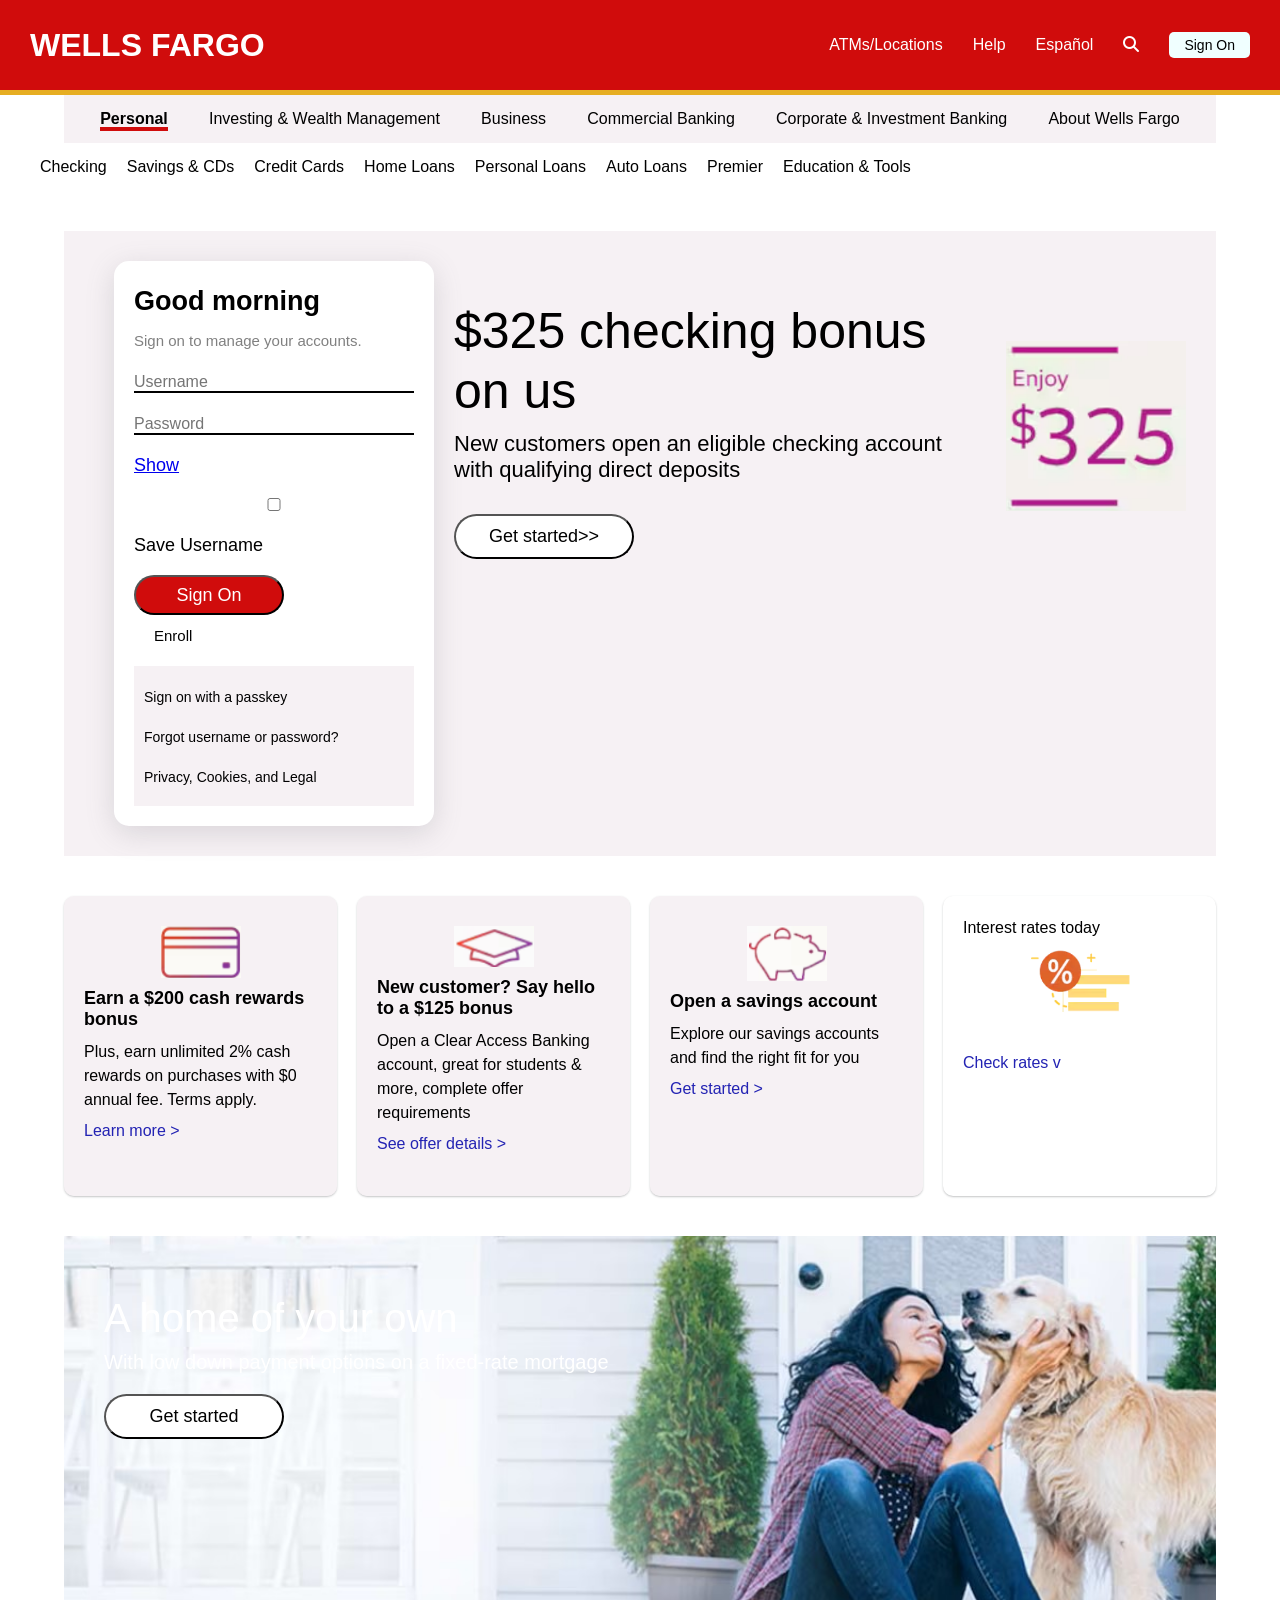
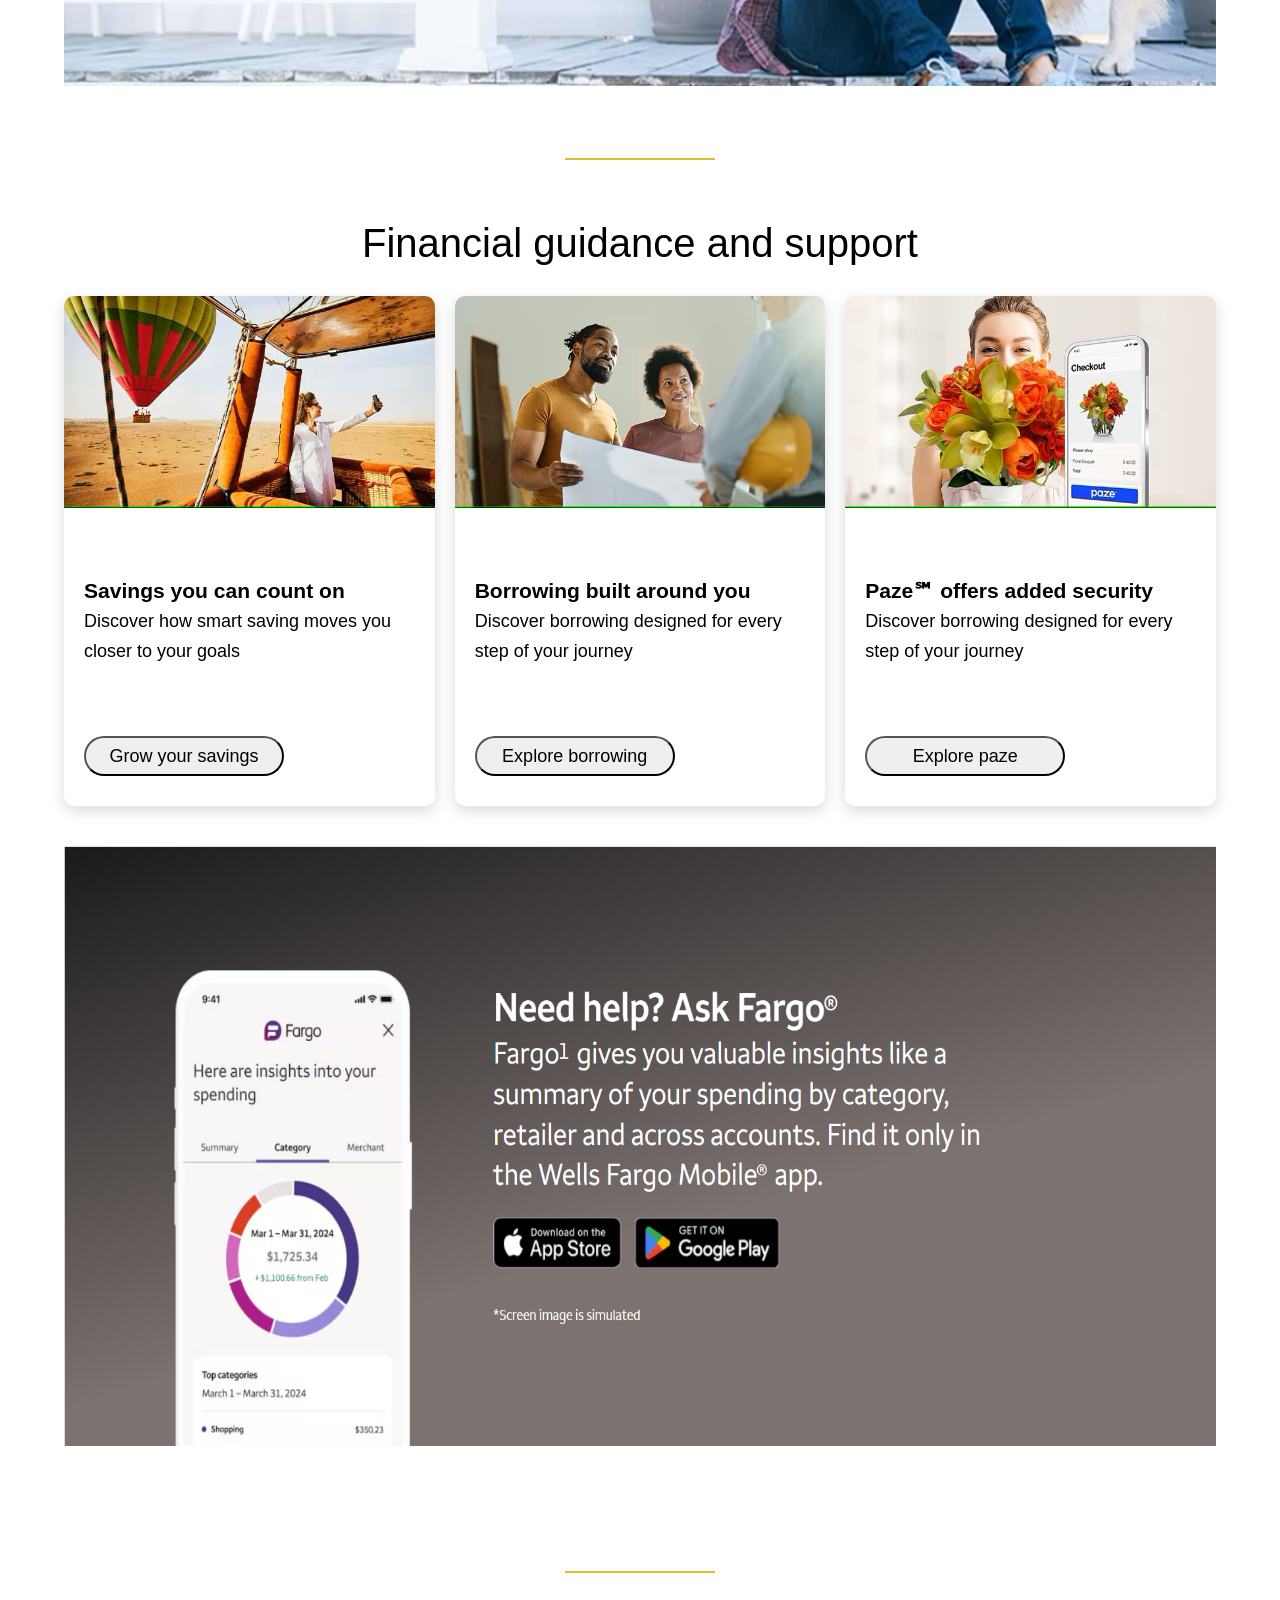
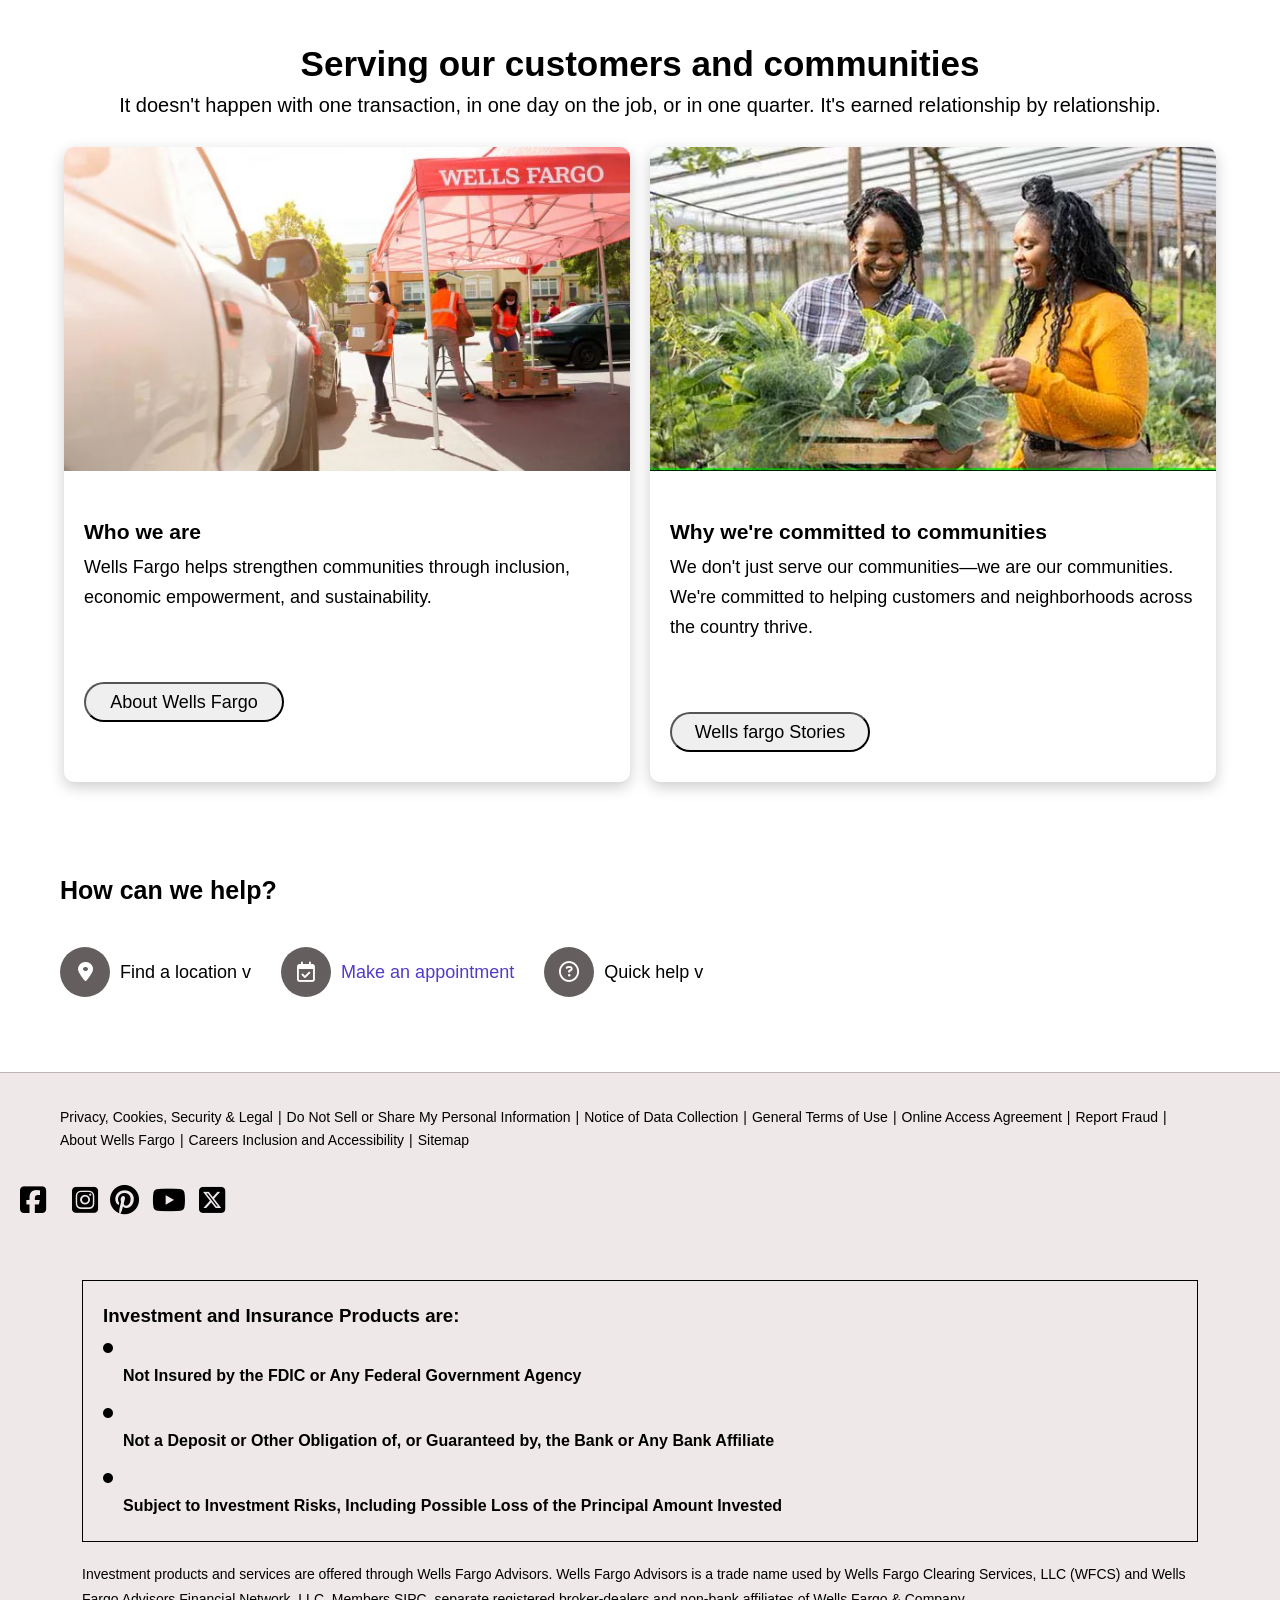
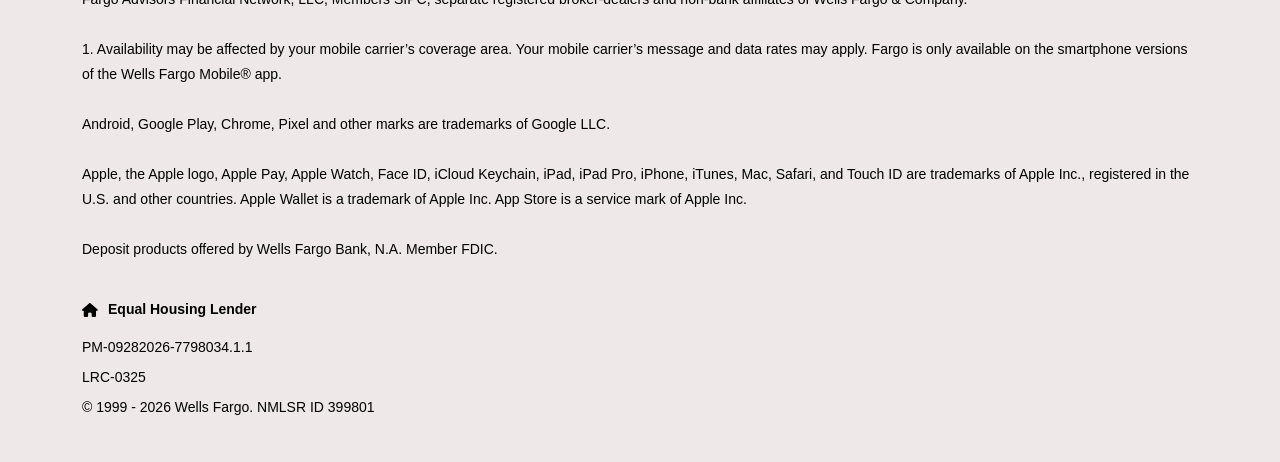
<file: index.html>
<!DOCTYPE html>
<html lang="en">
<head>
    <meta charset="UTF-8">
    <meta name="viewport" content="width=device-width, initial-scale=1.0">
    <title>Wels_Fargo</title>
    <link rel="stylesheet" href="front.css">
    <link rel="stylesheet" href="https://cdnjs.cloudflare.com/ajax/libs/font-awesome/6.7.2/css/all.min.css">
</head>
<body>
    <div class="container">
            <header>
            <nav>
                <div class="header">
                    <div class="heading">
                    <h1>WELLS FARGO</h1>
                    </div>
                    <div class="list">
                        <ul>
                            <li><a href="#">ATMs/Locations</a></li>
                            <li><a href="#">Help</a></li>
                            <li><a href="#">Español</a></li>
                            <li><i class="fa-solid fa-magnifying-glass"></i></li>
                            <li><a class="background" href="#">Sign On</a></li>
                        </ul>
                    </div>
                </div>
            </nav>
        </header>
        <main>
            <div class="nav">
                <ul>
                    <li><a class="personal" href="#">Personal</a></li>
                    <li><a href="page2.html">Investing & Wealth Management</a></li>
                    <li><a href="page3.html">Business</a></li>
                    <li><a href="page4.html">Commercial Banking</a></li>
                    <li><a href="#">Corporate & Investment Banking</a></li>
                    <li><a href="#">About Wells Fargo</a></li>
                </ul>
            </div>
        <div class="Personal">
            <div class="line1">
                <ul>
                    <li><a href="#">Checking</a></li>
                    <li><a href="#">Savings & CDs</a></li>
                    <li><a href="#">Credit Cards</a></li>
                    <li><a href="#">Home Loans</a></li>
                    <li><a href="#">Personal Loans</a></li>
                    <li><a href="#">Auto Loans</a></li>
                    <li><a href="#">Premier</a></li>
                    <li><a href="#">Education & Tools</a></li>
                </ul>
            </div>
            <div class="box1">
                <br>
                <div class="form_box">
                    <form action="#">
                        <h2>Good morning</h2>
                        <p>Sign on to manage your accounts.</p>
                        <input type="text" name="Username" id="Username" placeholder="Username"> <br>
                        <input type="text" name="Password" id="Password" placeholder="Password">
                        <a href="#">Show</a> <br>
                        <input type="checkbox" name="save_username" id="save_username"><span>Save Username</span> 
                    </form>
                    <button>Sign On</button>
                    <div class="enroll"><a href="#">Enroll</a></div>
                    <div class="box1_footer">
                    <div class="note"><a href="#">Sign on with a passkey <br> Forgot username or password? <br> Privacy, Cookies, and Legal</a></div>
                    </div>
                </div>
                <div class="content1">
                    <h2>$325 checking bonus on us</h2>
                    <h3>New customers open an eligible checking account with qualifying direct deposits</h3>
                    <br><button>Get started>></button>
                </div>
                <div class="image">
                    <img src="images/img-hero.png" alt="img">
                </div>
            </div>
            <div class="row_grid">
                    <div class="box-1">
                        <img src="images/imgcrd.png" alt="img_card">
                        <h6>Earn a $200 cash rewards bonus</h6>
                        <p>Plus, earn unlimited 2% cash rewards on purchases with $0 annual fee. Terms apply.</p>
                        <a href="#">Learn more ></a>
                    </div>
                    <div class="box-2">
                        <img src="images/imgbonus.png" alt="img_bonus">
                        <h6>New customer? Say hello to a $125 bonus</h6>
                        <p>Open a Clear Access Banking account, great for students & more, complete offer requirements</p>
                        <a href="#">See offer details ></a>
                    </div>
                    <div class="box-3">
                        <img src="images/imgpiggy.png" alt="img_piggy">
                        <h6>Open a savings account</h6>
                        <p>Explore our savings accounts and find the right fit for you</p>
                        <a href="#">Get started ></a>
                    </div>
                    <div class="box-4">
                        <p>Interest rates today</p>
                        <img src="images/img-intrates.png" alt="imh_intrates"> <br> <br>
                        <a href="#">Check rates v</a>
                    </div>
            </div>
            <div class="box2">
                <h2>A home of your own</h2>
                <p>With low down payment options on a fixed-rate mortgage</p>
                <button>Get started</button>
            </div><br> <br>
            <div class="border"></div><br>
            <div class="heading1">
                <p>Financial guidance and support</p>
            </div>
            <div class="grid_col2">
                <div class="card1">
                    <h3>Savings you can count on</h3>
                    <p>Discover how smart saving moves you closer to your goals</p> <br> <br>
                    <button>Grow your savings</button>
                </div>
                <div class="card2">
                    <h3>Borrowing built around you</h3>
                    <p>Discover borrowing designed for every step of your journey</p> <br> <br>
                    <button>Explore borrowing</button>
                </div>
                <div class="card3">
                    <h3>Paze℠ offers added security</h3>
                    <p>Discover borrowing designed for every step of your journey</p> <br> <br>
                    <button>Explore paze</button>
                </div>
            </div>
            <div class="app"></div> <br> <br> <br> <br> <br>
            <div class="border1"></div><br>
            <div class="heading2">
                <h3>Serving our customers and communities</h3>
                <p>It doesn't happen with one transaction, in one day on the job, or in one quarter. It's earned relationship by relationship.</p>
            </div>
            <div class="grid_col3">
                <div class="card4">
                    <h3>Who we are</h3>
                    <p>Wells Fargo helps strengthen communities through inclusion, economic empowerment, and sustainability.</p> <br> <br>
                    <button>About Wells Fargo</button>
                </div>
                <div class="card5">
                    <h3>Why we're committed to communities</h3>
                    <p>We don't just serve our communities—we are our communities. We're committed to helping customers and neighborhoods across the country thrive.</p> <br> <br>
                    <button>Wells fargo Stories</button>
                </div>
            </div> <br> <br> <br> <br>
                <div class="line">
                    <h3>How can we help?</h3> <br><br>
                    <div class="lined">
                    <div class="find">
                        <div class="circle"><i class="fa-solid fa-location-dot"></i></div>
                        <div class="location"><a href="#">Find a location v</a></div> 
                    </div>
                    <div class="appointment">
                        <div class="circle"><i class="fa-regular fa-calendar-check"></i></div>
                        <div class="appoint"><a href="#">Make an appointment</a></div>
                    </div>
                    <div class="quick">
                        <div class="circle"><i class="fa-regular fa-circle-question"></i></div>
                        <div class="help"><a href="#">Quick help v</a></div>
                    </div>
                    </div>
                </div>  <br> <br> <br> <br> <br> 
        </main>
        <footer>
            <div class="footer">
                <div class="line1">
                    <ul>
                        <li><a href="#">Privacy, Cookies, Security & Legal</a><span>|</span></li> 
                        <li><a href="#">Do Not Sell or Share My Personal Information</a><span>|</span></li> 
                        <li><a href="#">Notice of Data Collection</a><span>|</span></li> 
                        <li><a href="#">General Terms of Use</a><span>|</span></li> 
                        <li><a href="#">Online Access Agreement</a><span>|</span></li> 
                        <li><a href="#">Report Fraud</a><span>|</span></li> 
                        <li><a href="#">About Wells Fargo</a><span>|</span></li> 
                        <li><a href="#">Careers Inclusion and Accessibility</a><span>|</span></li> 
                        <li><a href="#">Sitemap</a></li>
                    </ul>
                </div>
                <div class="icons">
                    <a href="#"><i class="fa-brands fa-square-facebook"></i></a>
                    <a href="#"><i class="fa-brands fa-square-linkedin"></i></a>
                    <a href="#"><i class="fa-brands fa-square-instagram"></i></a>
                    <a href="#"><i class="fa-brands fa-pinterest"></i></a>
                    <a href="#"><i class="fa-brands fa-youtube"></i></a>
                    <a href="#"><i class="fa-brands fa-square-x-twitter"></i></a>
                </div> <br> <br>
                <div class="below">
                    <h3>Investment and Insurance Products are:
                    <ul>
                        <li><i class="fa-solid fa-circle"></i><p>Not Insured by the FDIC or Any Federal Government Agency</p></li>
                        <li><i class="fa-solid fa-circle"></i><p>Not a Deposit or Other Obligation of, or Guaranteed by, the Bank or Any Bank Affiliate</p></li>
                        <li><i class="fa-solid fa-circle"></i><p>Subject to Investment Risks, Including Possible Loss of the Principal Amount Invested</p></li>
                    </ul></h3>
                </div>
                <div class="paragraph">
                    <p>Investment products and services are offered through Wells Fargo Advisors. Wells Fargo Advisors is a trade name used by Wells Fargo Clearing Services, LLC (WFCS) and Wells Fargo Advisors Financial Network, LLC, Members SIPC, separate registered broker-dealers and non-bank affiliates of Wells Fargo & Company.</p> <br>
                    <p>1. Availability may be affected by your mobile carrier’s coverage area. Your mobile carrier’s message and data rates may apply. Fargo is only available on the smartphone versions of the Wells Fargo Mobile® app.</p> <br>
                    <p>Android, Google Play, Chrome, Pixel and other marks are trademarks of Google LLC.</p><br>
                    <p>Apple, the Apple logo, Apple Pay, Apple Watch, Face ID, iCloud Keychain, iPad, iPad Pro, iPhone, iTunes, Mac, Safari, and Touch ID are trademarks of Apple Inc., registered in the U.S. and other countries. Apple Wallet is a trademark of Apple Inc. App Store is a service mark of Apple Inc.</p> <br>
                    <p>Deposit products offered by Wells Fargo Bank, N.A. Member FDIC.</p> <br>
                    <div class="bold">
                        <i class="fa-solid fa-house"></i> 
                        <p><strong>Equal Housing Lender</strong></p>
                    </div>
                    <div class="paragraph2">
                    <p>PM-09282026-7798034.1.1</p>
                    <p>LRC-0325</p>
                    <p>© 1999 - 2026 Wells Fargo. NMLSR ID 399801</p>
                    </div>
                </div>
            </div>
        </div>
        </footer>
    </div>
</body>
</html>
</file>
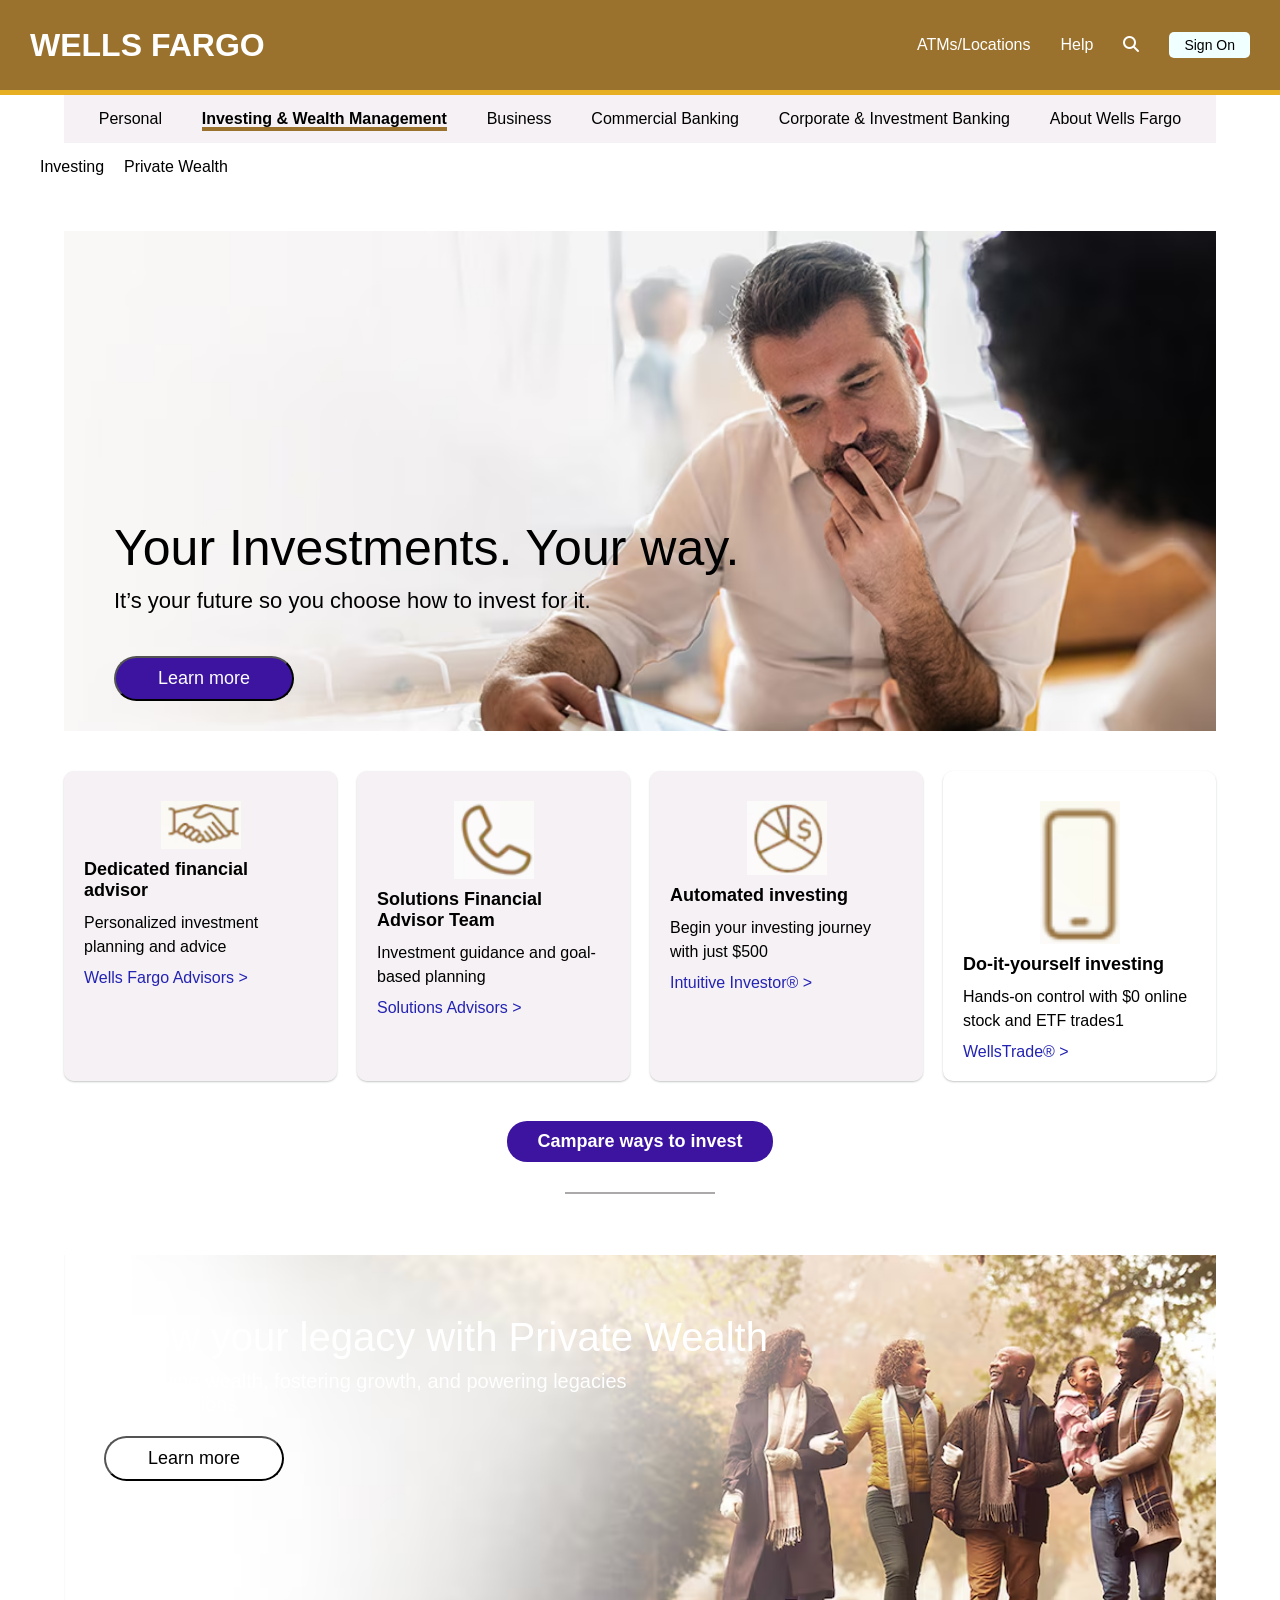
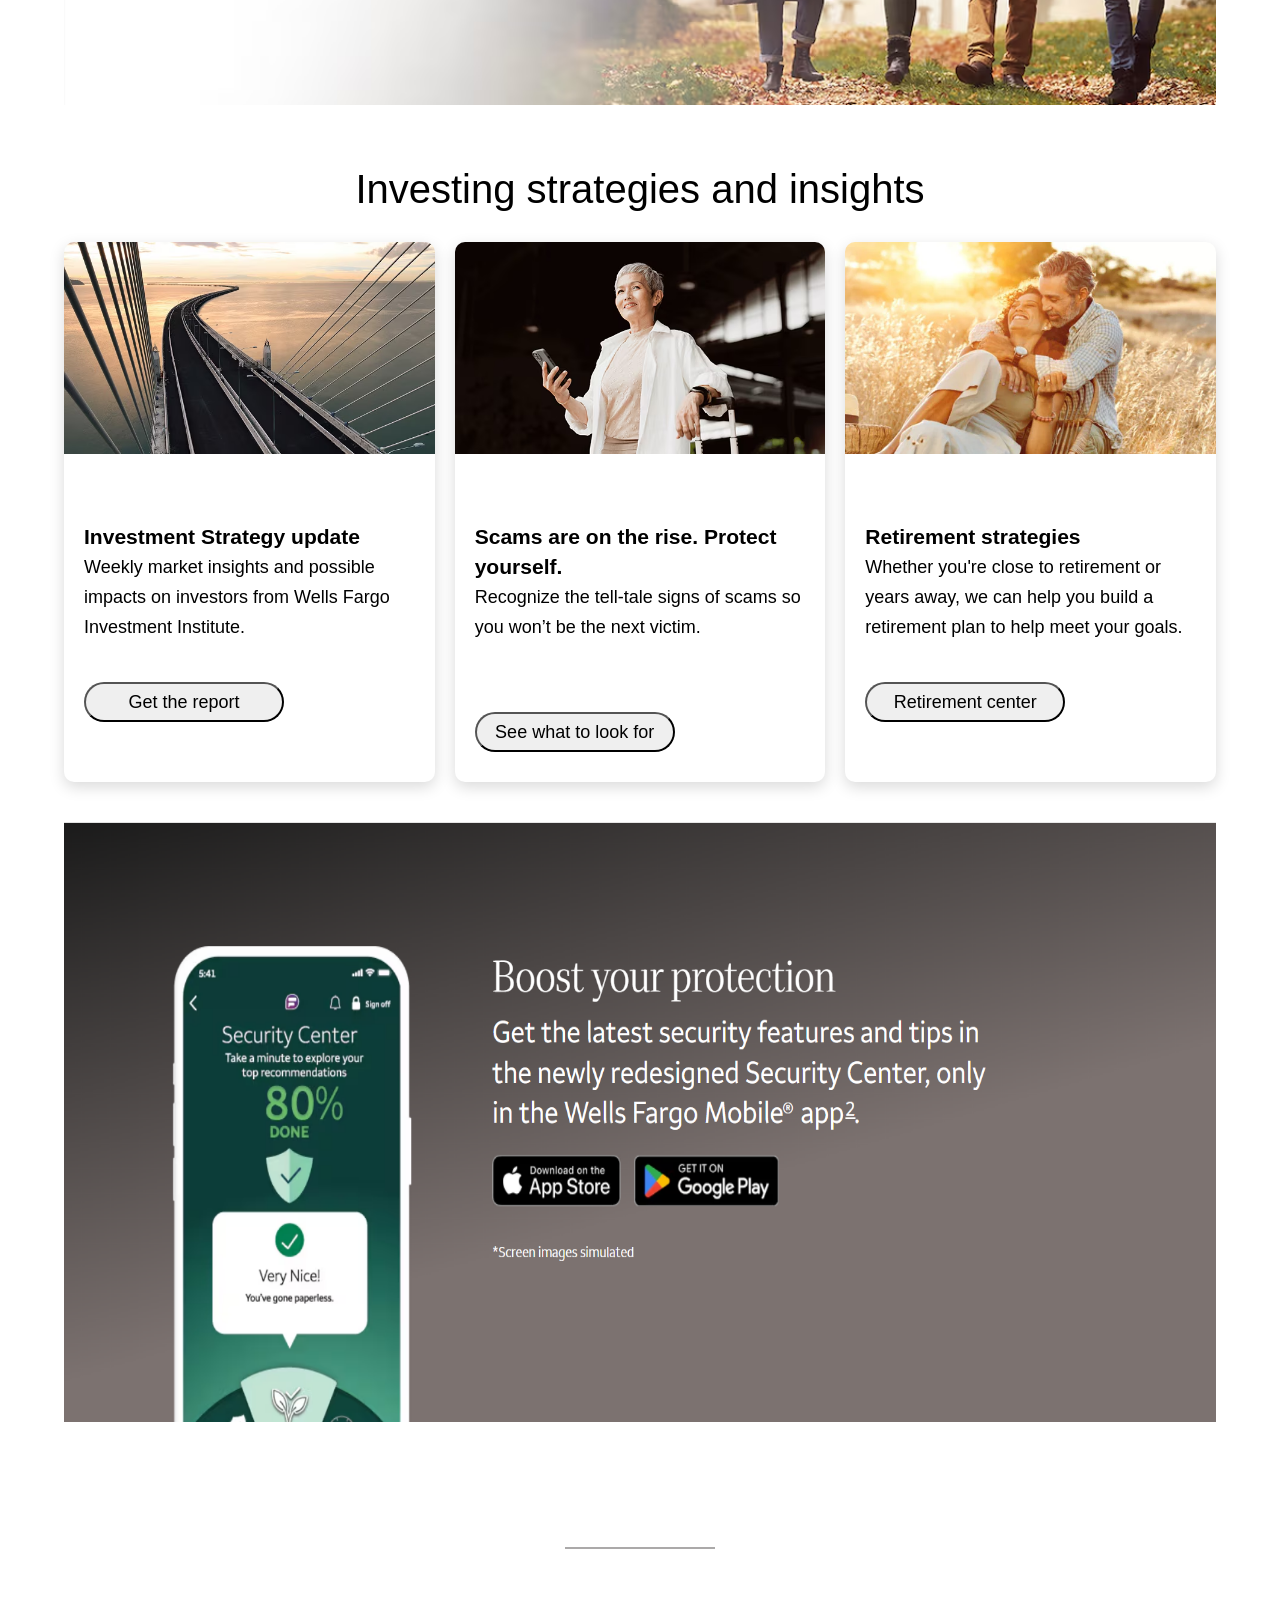
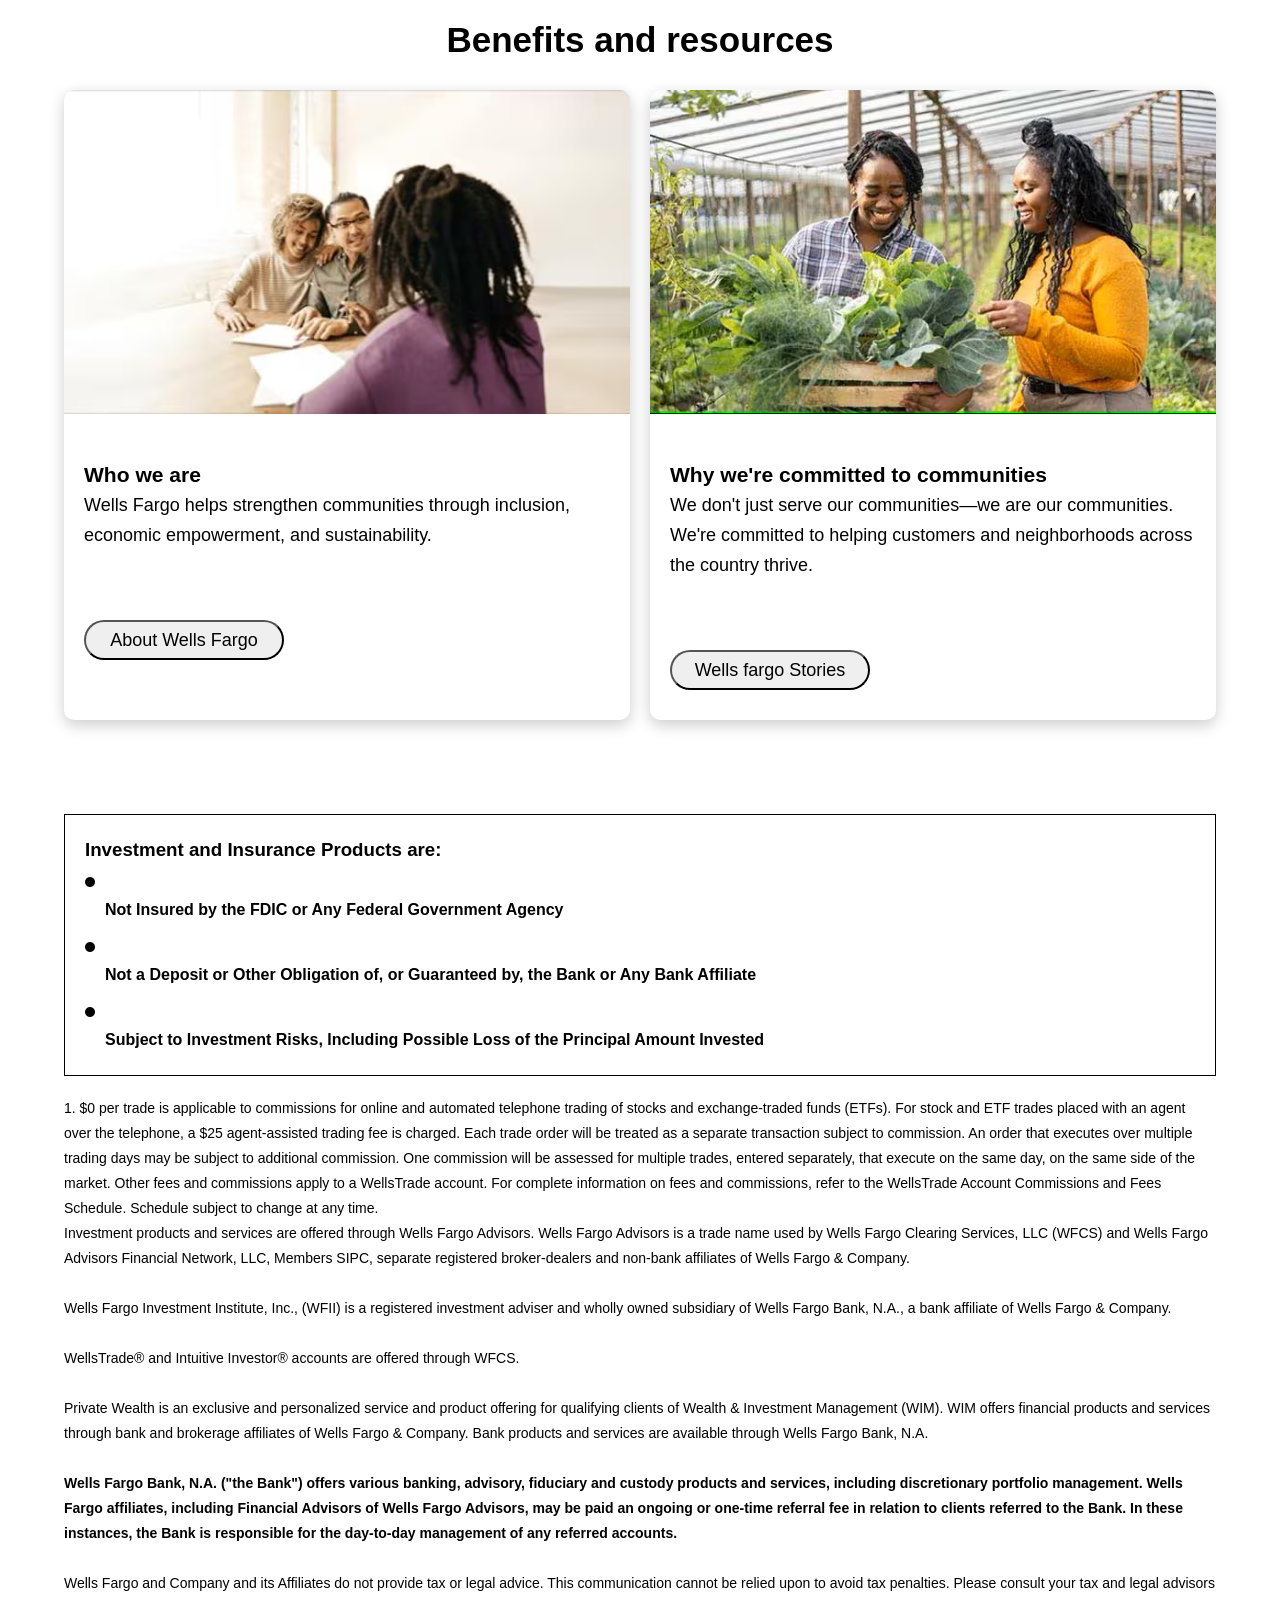
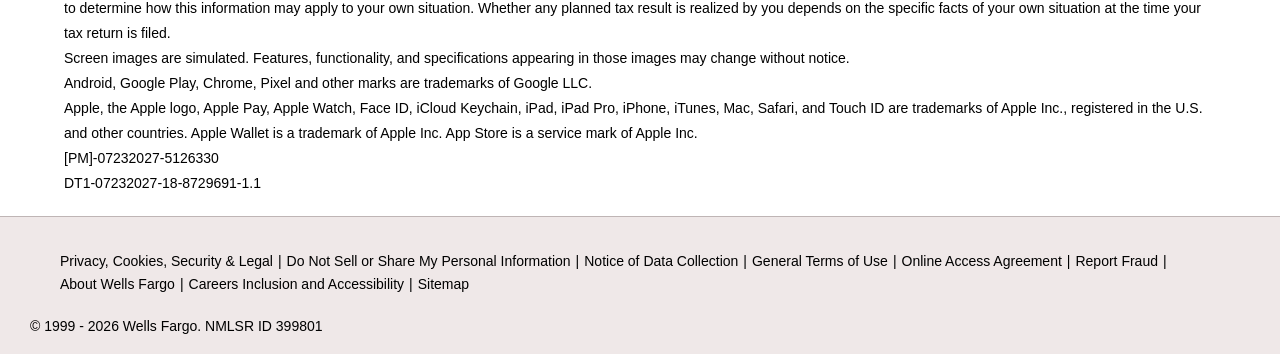
<file: page2.html>
<!DOCTYPE html>
<html lang="en">
<head>
    <meta charset="UTF-8">
    <meta name="viewport" content="width=device-width, initial-scale=1.0">
    <title>Page2</title>
    <link rel="stylesheet" href="page2.css">
    <link rel="stylesheet" href="https://cdnjs.cloudflare.com/ajax/libs/font-awesome/6.7.2/css/all.min.css">
</head>
<body>
    <div class="container">
            <header>
            <nav>
                <div class="header">
                    <div class="heading">
                    <h1>WELLS FARGO</h1>
                    </div>
                    <div class="list">
                        <ul>
                            <li><a href="#">ATMs/Locations</a></li>
                            <li><a href="#">Help</a></li>
                            <li><i class="fa-solid fa-magnifying-glass"></i></li>
                            <li><a class="background" href="#">Sign On</a></li>
                        </ul>
                    </div>
                </div>
            </nav>
        </header>
        <main>
            <div class="nav">
                <ul>
                    <li><a href="index.html">Personal</a></li>
                    <li><a class="investing" href="#">Investing & Wealth Management</a></li>
                    <li><a href="page3.html">Business</a></li>
                    <li><a href="page4.html">Commercial Banking</a></li>
                    <li><a href="#">Corporate & Investment Banking</a></li>
                    <li><a href="#">About Wells Fargo</a></li>
                </ul>
            </div>
            <div class="line1">
                <ul>
                    <li><a href="#">Investing</a></li>
                    <li><a href="#">Private Wealth</a></li>
                </ul>
            </div>
            <div class="box1">
                <br>
                <div class="content1">
                    <h2>Your Investments.
                    Your way.</h2>
                    <h3>It’s your future so you choose how to invest for it.</h3> <br><br>
                    <button>Learn more</button>
                </div>
            </div>
            <div class="row_grid">
                    <div class="box-1">
                        <img src="images/pg2b.png" alt="img_card">
                        <h6>Dedicated financial advisor</h6>
                        <p>Personalized investment planning and advice</p>
                        <a href="#">Wells Fargo Advisors ></a>
                    </div>
                    <div class="box-2">
                        <img src="images/pg2b1.png" alt="img_bonus">
                        <h6>Solutions Financial Advisor Team</h6>
                        <p>Investment guidance and goal-based planning</p>
                        <a href="#">Solutions Advisors ></a>
                    </div>
                    <div class="box-3">
                        <img src="images/pg2b2.png" alt="img_piggy">
                        <h6>Automated investing</h6>
                        <p>Begin your investing journey with just $500</p>
                        <a href="#">Intuitive Investor® ></a>
                    </div>
                    <div class="box-4">
                        <img src="images/pg2b3.png" alt="imh_intrates">
                        <h6>Do-it-yourself investing</h6>
                        <p>Hands-on control with $0 online stock and ETF trades1</p>
                        <a href="#">WellsTrade® ></a>
                    </div>
            </div>
            <div class="dbutton">Campare ways to invest</div>
            <div class="border"></div><br>
            <div class="box2">
                <h2>Grow your legacy with Private Wealth</h2>
                <p>Preserving wealth, fostering growth, and powering legacies for generations</p>
                <button>Learn more</button>
            </div><br> <br>
            <div class="heading1">
                <p>Investing strategies and insights</p>
            </div>
            <div class="grid_col2">
                <div class="card1">
                    <h3>Investment Strategy update</h3>
                    <p>Weekly market insights and possible impacts on investors from Wells Fargo Investment Institute.</p> <br>
                    <button>Get the report</button>
                </div>
                <div class="card2">
                    <h3>Scams are on the rise. Protect yourself.</h3>
                    <p>Recognize the tell-tale signs of scams so you won’t be the next victim.</p> <br> <br>
                    <button>See what to look for</button>
                </div>
                <div class="card3">
                    <h3>Retirement strategies</h3>
                    <p>Whether you're close to retirement or years away, we can help you build a retirement plan to help meet your goals. </p> <br>
                    <button>Retirement center</button>
                </div>
            </div>
            <div class="app"></div> <br> <br> <br> <br> <br>
            <div class="border1"></div><br>
            <div class="heading2">
                <h3>Benefits and resources</h3>
            </div>
            <div class="grid_col3">
                <div class="card4">
                    <h3>Who we are</h3>
                    <p>Wells Fargo helps strengthen communities through inclusion, economic empowerment, and sustainability.</p> <br> <br>
                    <button>About Wells Fargo</button>
                </div>
                <div class="card5">
                    <h3>Why we're committed to communities</h3>
                    <p>We don't just serve our communities—we are our communities. We're committed to helping customers and neighborhoods across the country thrive.</p> <br> <br>
                    <button>Wells fargo Stories</button>
                </div>
            </div> <br> <br> <br> <br>
            <div class="below">
                    <h3>Investment and Insurance Products are:
                    <ul>
                        <li><i class="fa-solid fa-circle"></i><p>Not Insured by the FDIC or Any Federal Government Agency</p></li>
                        <li><i class="fa-solid fa-circle"></i><p>Not a Deposit or Other Obligation of, or Guaranteed by, the Bank or Any Bank Affiliate</p></li>
                        <li><i class="fa-solid fa-circle"></i><p>Subject to Investment Risks, Including Possible Loss of the Principal Amount Invested</p></li>
                    </ul></h3>
                </div>
                <div class="paragraph">
                    <p>1. $0 per trade is applicable to commissions for online and automated telephone trading of stocks and exchange-traded funds (ETFs). For stock and ETF trades placed with an agent over the telephone, 
                        a $25 agent-assisted trading fee is charged. Each trade order will be treated as a separate transaction subject to commission. An order that executes over multiple trading days may be subject to additional commission. 
                        One commission will be assessed for multiple trades, entered separately, that execute on the same day, on the same side of the market. Other fees and commissions apply to a WellsTrade account. For complete information on fees and commissions, 
                        refer to the WellsTrade Account Commissions and Fees Schedule. Schedule subject to change at any time.</p>

                    <p>Investment products and services are offered through Wells Fargo Advisors. Wells Fargo Advisors is a trade name used by Wells Fargo Clearing Services, LLC (WFCS) and Wells Fargo Advisors Financial Network, LLC, Members SIPC, separate registered broker-dealers and non-bank affiliates of Wells Fargo & Company.</p> <br>
                    <p>Wells Fargo Investment Institute, Inc., (WFII) is a registered investment adviser and wholly owned subsidiary of Wells Fargo Bank, N.A., a bank affiliate of Wells Fargo & Company.</p> <br>
                    <p>WellsTrade® and Intuitive Investor® accounts are offered through WFCS.</p><br>
                    <p>Private Wealth is an exclusive and personalized service and product offering for qualifying clients of Wealth & Investment Management (WIM). WIM offers financial products and services through bank and brokerage affiliates of Wells Fargo & Company. Bank products and services are available through Wells Fargo Bank, N.A.</p> <br>
                    <p><strong>Wells Fargo Bank, N.A. ("the Bank") offers various banking, advisory, fiduciary and custody products and services, including discretionary portfolio management. Wells Fargo affiliates, including Financial Advisors of Wells Fargo Advisors, may be paid an ongoing or one-time referral fee in relation to clients referred to the Bank. In these instances, the Bank is responsible for the day-to-day management of any referred accounts.</strong></p> <br>
                    <p>Wells Fargo and Company and its Affiliates do not provide tax or legal advice. This communication cannot be relied upon to avoid tax penalties. Please consult your tax and legal advisors to determine how this information may apply to your own situation. Whether any planned tax result is realized by you depends on the specific facts of your own situation at the time your tax return is filed.</p>
                    <p>Screen images are simulated. Features, functionality, and specifications appearing in those images may change without notice.</p>
                    <p>Android, Google Play, Chrome, Pixel and other marks are trademarks of Google LLC.</p>
                    <p>Apple, the Apple logo, Apple Pay, Apple Watch, Face ID, iCloud Keychain, iPad, iPad Pro, iPhone, iTunes, Mac, Safari, and Touch ID are trademarks of Apple Inc., registered in the U.S. and other countries. Apple Wallet is a trademark of Apple Inc. App Store is a service mark of Apple Inc.</p>
                    <p>[PM]-07232027-5126330</p>
                    <p>DT1-07232027-18-8729691-1.1</p>
                    </div>
        </main>
        <footer>
            <div class="footer">
                <div class="line1">
                    <ul>
                        <li><a href="#">Privacy, Cookies, Security & Legal</a><span>|</span></li> 
                        <li><a href="#">Do Not Sell or Share My Personal Information</a><span>|</span></li> 
                        <li><a href="#">Notice of Data Collection</a><span>|</span></li> 
                        <li><a href="#">General Terms of Use</a><span>|</span></li> 
                        <li><a href="#">Online Access Agreement</a><span>|</span></li> 
                        <li><a href="#">Report Fraud</a><span>|</span></li> 
                        <li><a href="#">About Wells Fargo</a><span>|</span></li> 
                        <li><a href="#">Careers Inclusion and Accessibility</a><span>|</span></li> 
                        <li><a href="#">Sitemap</a></li>
                    </ul>
                </div>
                    <p>© 1999 - 2026 Wells Fargo. NMLSR ID 399801</p>
                </div>
        </footer>    
    </div>     
</body>
</html>
</file>
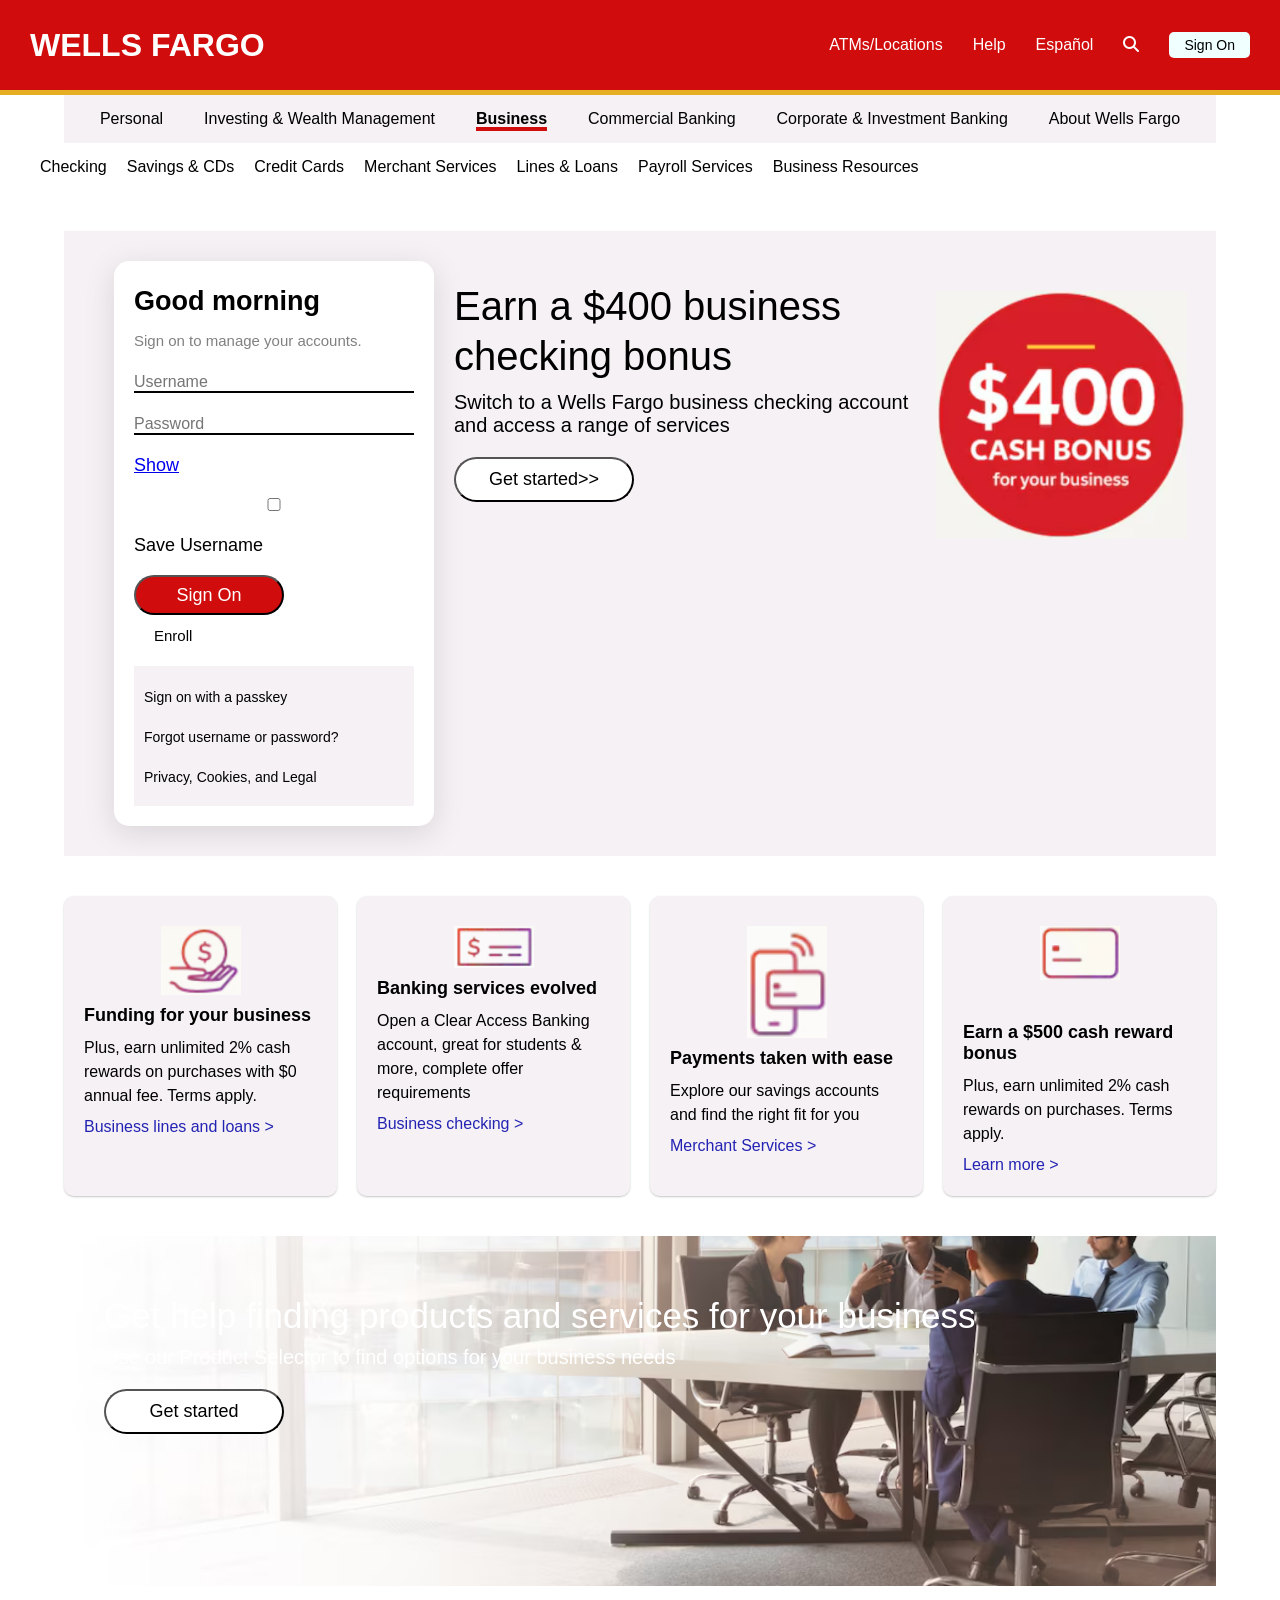
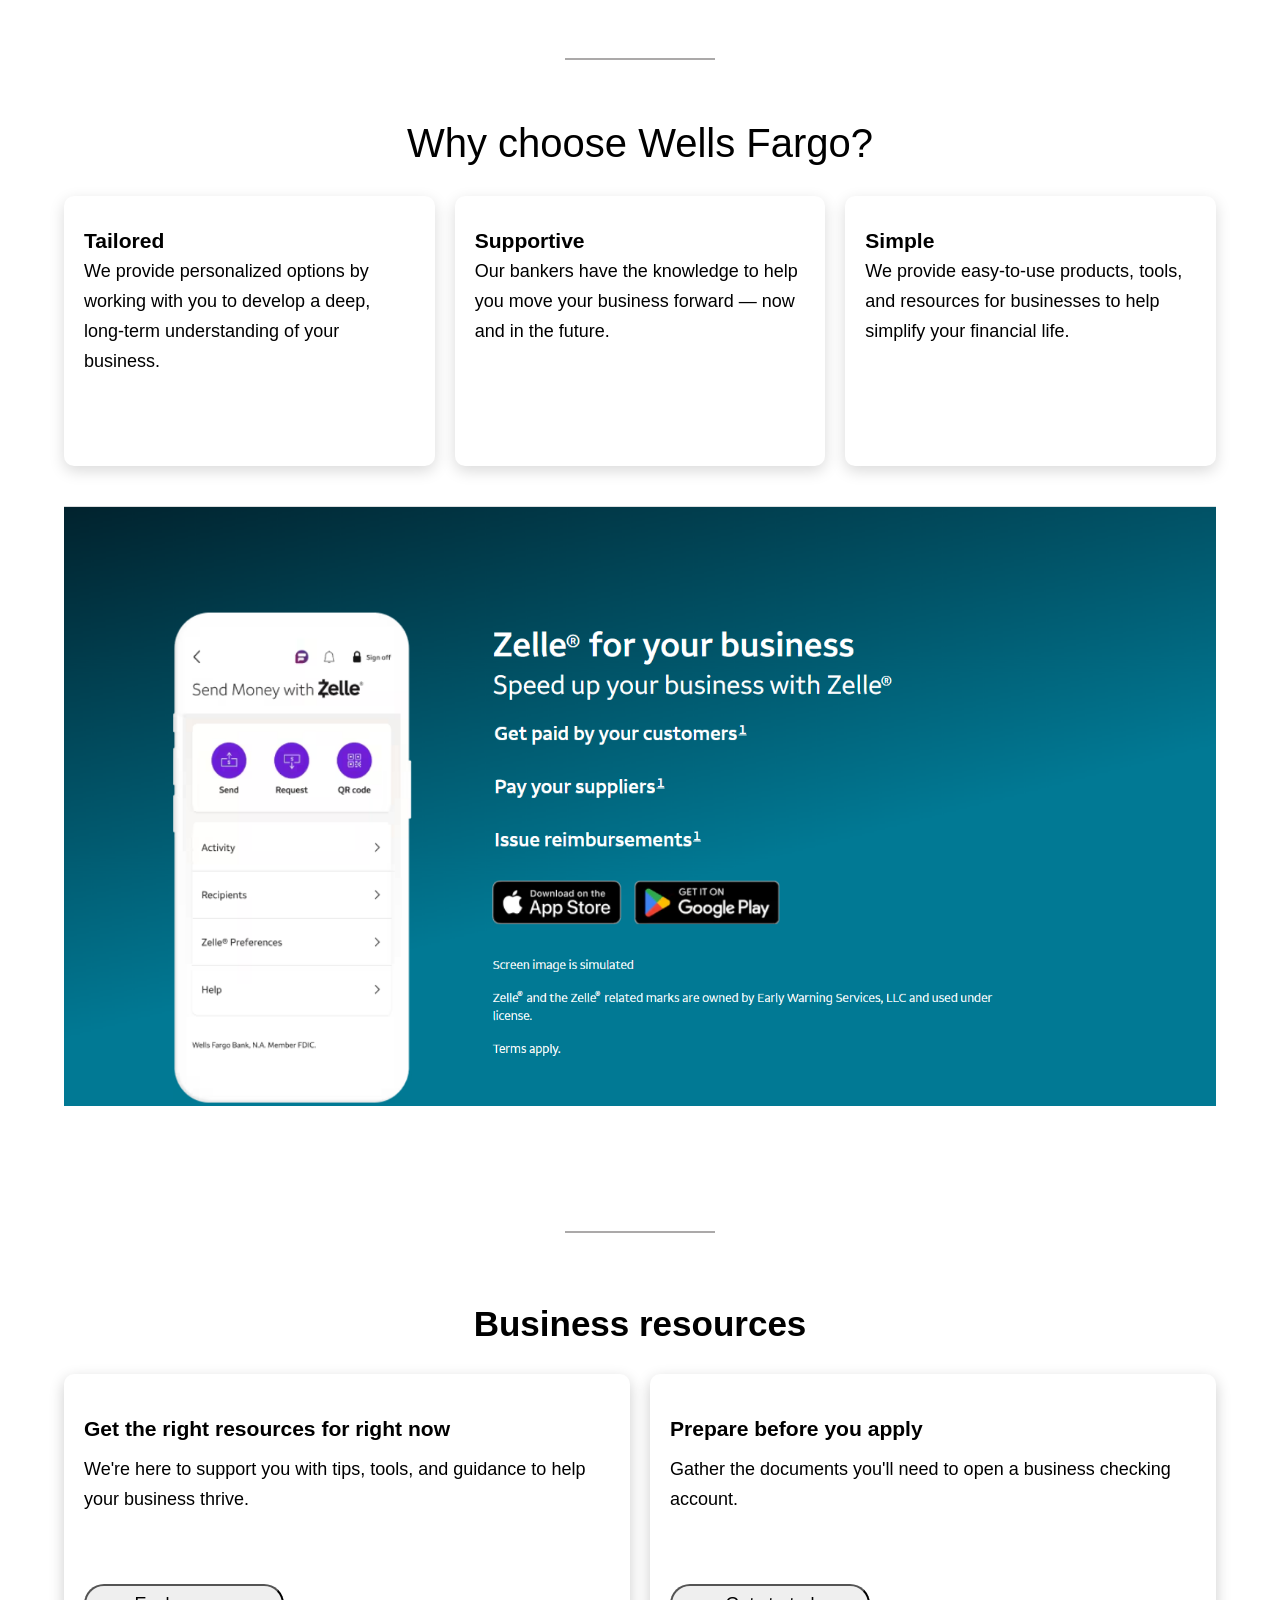
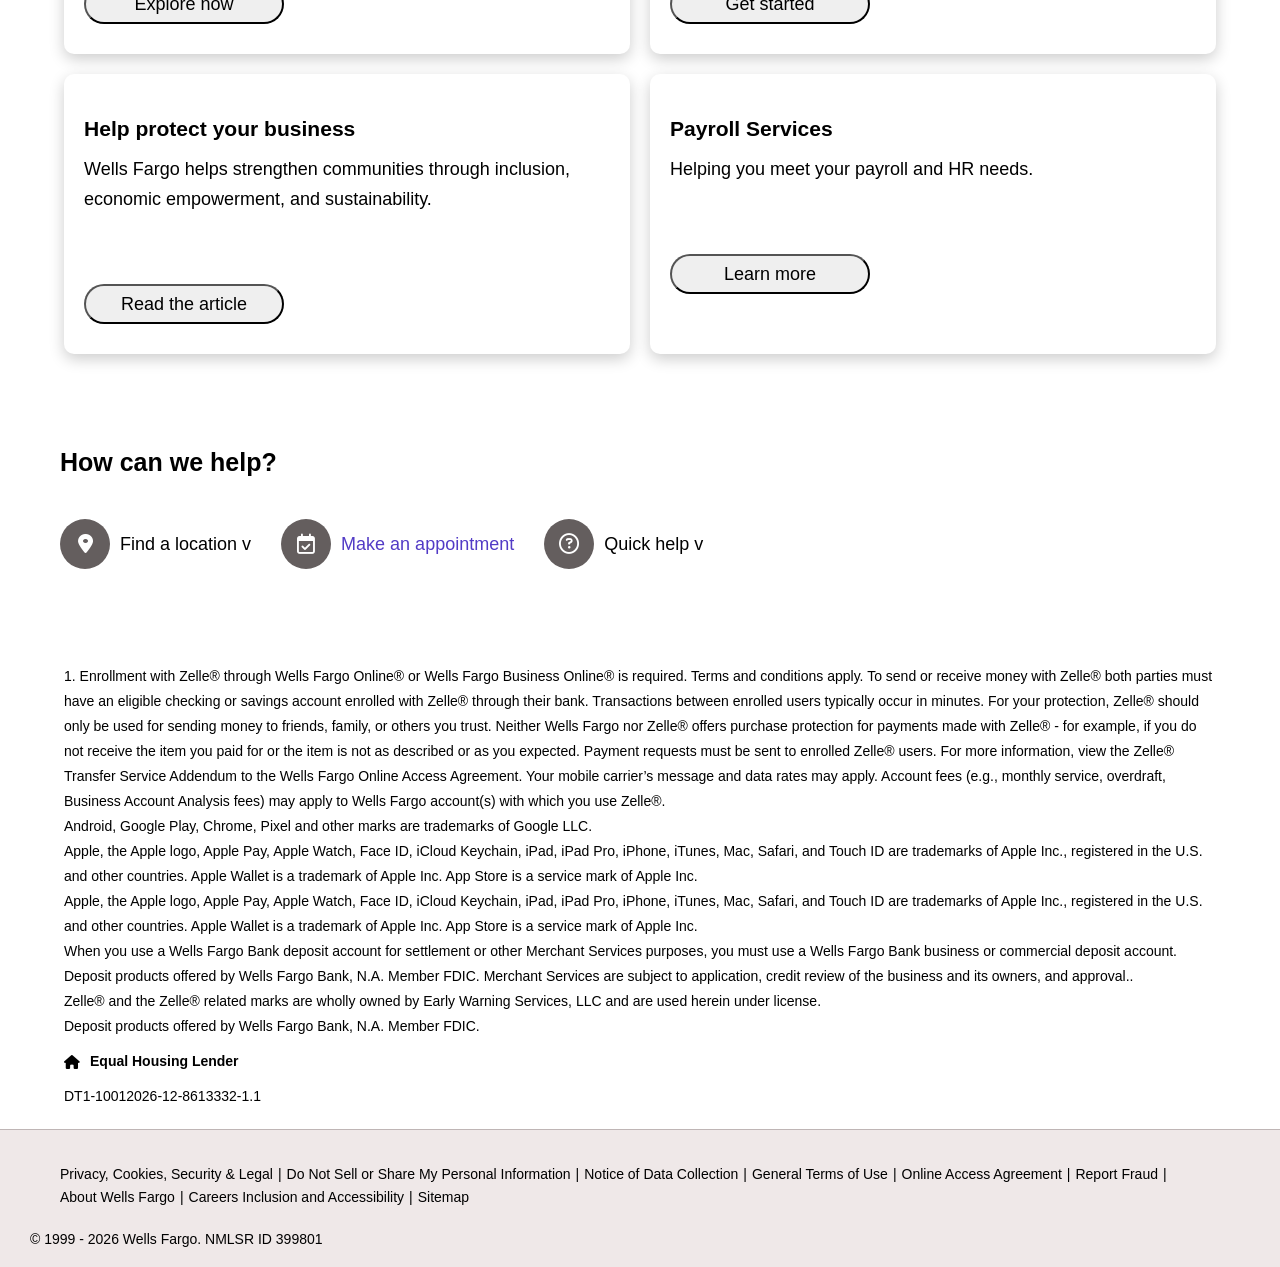
<file: page3.html>
<!DOCTYPE html>
<html lang="en">
<head>
    <meta charset="UTF-8">
    <meta name="viewport" content="width=device-width, initial-scale=1.0">
    <title>page3</title>
    <link rel="stylesheet" href="page3.css">
    <link rel="stylesheet" href="https://cdnjs.cloudflare.com/ajax/libs/font-awesome/6.7.2/css/all.min.css">
</head>
<body>
    <div class="container">
            <header>
            <nav>
                <div class="header">
                    <div class="heading">
                    <h1>WELLS FARGO</h1>
                    </div>
                    <div class="list">
                        <ul>
                            <li><a href="#">ATMs/Locations</a></li>
                            <li><a href="#">Help</a></li>
                            <li><a href="#">Español</a></li>
                            <li><i class="fa-solid fa-magnifying-glass"></i></li>
                            <li><a class="background" href="#">Sign On</a></li>
                        </ul>
                    </div>
                </div>
            </nav>
        </header>
        <main>
            <div class="nav">
                <ul>
                    <li><a href="index.html">Personal</a></li>
                    <li><a href="page2.html">Investing & Wealth Management</a></li>
                    <li><a class="business" href="#">Business</a></li>
                    <li><a href="page4.html">Commercial Banking</a></li>
                    <li><a href="#">Corporate & Investment Banking</a></li>
                    <li><a href="#">About Wells Fargo</a></li>
                </ul>
            </div>
            <div class="line1">
                <ul>
                    <li><a href="#">Checking</a></li>
                    <li><a href="#">Savings & CDs</a></li>
                    <li><a href="#">Credit Cards</a></li>
                    <li><a href="#">Merchant Services</a></li>
                    <li><a href="#">Lines & Loans</a></li>
                    <li><a href="#">Payroll Services</a></li>
                    <li><a href="#">Business Resources</a></li>
                </ul>
            </div>
            <div class="box1">
                <br>
                <div class="form_box">
                    <form action="#">
                        <h2>Good morning</h2>
                        <p>Sign on to manage your accounts.</p>
                        <input type="text" name="Username" id="Username" placeholder="Username"> <br>
                        <input type="text" name="Password" id="Password" placeholder="Password">
                        <a href="#">Show</a> <br>
                        <input type="checkbox" name="save_username" id="save_username"><span>Save Username</span> 
                    </form>
                    <button>Sign On</button>
                    <div class="enroll"><a href="#">Enroll</a></div>
                    <div class="box1_footer">
                    <div class="note"><a href="#">Sign on with a passkey <br> Forgot username or password? <br> Privacy, Cookies, and Legal</a></div>
                    </div>
                </div>
                <div class="content1">
                    <h2>Earn a $400 business checking bonus</h2>
                    <h3>Switch to a Wells Fargo business checking account and access a range of services</h3>
                    <button>Get started>></button>
                </div>
                <div class="content3">
                    <img src="images/pg3img.png" alt="image">
                </div>
            </div>
            <div class="row_grid">
                    <div class="box-1">
                        <img src="images/pg3img1.png" alt="img_card">
                        <h6>Funding for your business</h6>
                        <p>Plus, earn unlimited 2% cash rewards on purchases with $0 annual fee. Terms apply.</p>
                        <a href="#">Business lines and loans ></a>
                    </div>
                    <div class="box-2">
                        <img src="images/pg3img2.png" alt="img_bonus">
                        <h6>Banking services evolved</h6>
                        <p>Open a Clear Access Banking account, great for students & more, complete offer requirements</p>
                        <a href="#">Business checking ></a>
                    </div>
                    <div class="box-3">
                        <img src="images/pg3img3.png" alt="img_piggy">
                        <h6>Payments taken with ease</h6>
                        <p>Explore our savings accounts and find the right fit for you</p>
                        <a href="#">Merchant Services ></a>
                    </div>
                    <div class="box-4">
                        <img src="images/pg3img4.png" alt="img_intrates"> <br> <br>
                        <h6>Earn a $500 cash reward bonus</h6>
                        <p>Plus, earn unlimited 2% cash rewards on purchases. Terms apply.</p>
                        <a href="#">Learn more ></a>
                    </div>
            </div>
            <div class="box2">
                <h2>Get help finding products and services for your business</h2>
                <p>Use our Product Selector to find options for your business needs</p>
                <button>Get started</button>
            </div><br> <br>
            <div class="border"></div><br>
            <div class="heading1">
                <p>Why choose Wells Fargo?</p>
            </div>
            <div class="grid_col2">
                <div class="card1">
                    <h3>Tailored</h3>
                    <p>We provide personalized options by working with you to develop a deep, long-term understanding of your business.</p> <br> <br>
                </div>
                <div class="card2">
                    <h3>Supportive</h3>
                    <p>Our bankers have the knowledge to help you move your business forward — now and in the future.</p> <br> <br>
                </div>
                <div class="card3">
                    <h3>Simple</h3>
                    <p>We provide easy-to-use products, tools, and resources for businesses to help simplify your financial life.</p> <br> <br>
                </div>
            </div>
            <div class="app"></div> <br> <br> <br> <br> <br>
            <div class="border1"></div><br>
            <div class="heading2">
                <h3>Business resources</h3>
            </div>
            <div class="grid_col3">
                <div class="card4">
                    <h3>Get the right resources for right now</h3>
                    <p>We're here to support you with tips, tools, and guidance to help your business thrive.</p> <br> <br>
                    <button>Explore now</button>
                </div>
                <div class="card5">
                    <h3>Prepare before you apply</h3>
                    <p>Gather the documents you'll need to open a business checking account.</p> <br> <br>
                    <button>Get started</button>
                </div>
                <div class="card6">
                    <h3>Help protect your business</h3>
                    <p>Wells Fargo helps strengthen communities through inclusion, economic empowerment, and sustainability.</p> <br> <br>
                    <button>Read the article</button>
                </div>
                <div class="card7">
                    <h3>Payroll Services</h3>
                    <p>Helping you meet your payroll and HR needs.</p> <br> <br>
                    <button>Learn more</button>
                </div>
            </div> <br> <br> <br> <br>
            <div class="line">
                    <h3>How can we help?</h3> <br><br>
                    <div class="lined">
                    <div class="find">
                        <div class="circle"><i class="fa-solid fa-location-dot"></i></div>
                        <div class="location"><a href="#">Find a location v</a></div> 
                    </div>
                    <div class="appointment">
                        <div class="circle"><i class="fa-regular fa-calendar-check"></i></div>
                        <div class="appoint"><a href="#">Make an appointment</a></div>
                    </div>
                    <div class="quick">
                        <div class="circle"><i class="fa-regular fa-circle-question"></i></div>
                        <div class="help"><a href="#">Quick help v</a></div>
                    </div>
                    </div>
                </div>  <br> <br> <br> <br> <br> 
                <div class="paragraph">
                    <p>1. Enrollment with Zelle® through Wells Fargo Online® or Wells Fargo Business Online® is required. Terms and conditions apply. To send or receive money with Zelle® both parties must have an eligible checking or savings account enrolled with Zelle® through their bank. Transactions between enrolled users typically occur in minutes. For your protection, Zelle® should only be used for sending money to friends, family, or others you trust. Neither Wells Fargo nor Zelle® offers purchase protection for payments made with Zelle® - for example, if you do not receive the item you paid for or the item is not as described or as you expected. Payment requests must be sent to enrolled Zelle® users. For more information, view the Zelle® Transfer Service Addendum to the Wells Fargo Online Access Agreement. Your mobile carrier’s message and data rates may apply. Account fees (e.g., monthly service, overdraft, Business Account Analysis fees) may apply to Wells Fargo account(s) with which you use Zelle®.</p>
                    <p>Android, Google Play, Chrome, Pixel and other marks are trademarks of Google LLC.</p>
                    <p>Apple, the Apple logo, Apple Pay, Apple Watch, Face ID, iCloud Keychain, iPad, iPad Pro, iPhone, iTunes, Mac, Safari, and Touch ID are trademarks of Apple Inc., registered in the U.S. and other countries. Apple Wallet is a trademark of Apple Inc. App Store is a service mark of Apple Inc.</p>
                    <p>Apple, the Apple logo, Apple Pay, Apple Watch, Face ID, iCloud Keychain, iPad, iPad Pro, iPhone, iTunes, Mac, Safari, and Touch ID are trademarks of Apple Inc., registered in the U.S. and other countries. Apple Wallet is a trademark of Apple Inc. App Store is a service mark of Apple Inc.</p>
                    <p>When you use a Wells Fargo Bank deposit account for settlement or other Merchant Services purposes, you must use a Wells Fargo Bank business or commercial deposit account. Deposit products offered by Wells Fargo Bank, N.A. Member FDIC. Merchant Services are subject to application, credit review of the business and its owners, and approval..</p>
                    <p>Zelle® and the Zelle® related marks are wholly owned by Early Warning Services, LLC and are used herein under license.</p>
                    <p>Deposit products offered by Wells Fargo Bank, N.A. Member FDIC.</p>
                <div class="bold">
                        <i class="fa-solid fa-house"></i>
                        <p><strong>Equal Housing Lender</strong></p>
                </div>
                    <p>DT1-10012026-12-8613332-1.1</p>
                </div>
        </main>
        <footer>
            <div class="footer">
                <div class="line1">
                    <ul>
                        <li><a href="#">Privacy, Cookies, Security & Legal</a><span>|</span></li> 
                        <li><a href="#">Do Not Sell or Share My Personal Information</a><span>|</span></li> 
                        <li><a href="#">Notice of Data Collection</a><span>|</span></li>
                        <li><a href="#">General Terms of Use</a><span>|</span></li> 
                        <li><a href="#">Online Access Agreement</a><span>|</span></li> 
                        <li><a href="#">Report Fraud</a><span>|</span></li>
                        <li><a href="#">About Wells Fargo</a><span>|</span></li> 
                        <li><a href="#">Careers Inclusion and Accessibility</a><span>|</span></li> 
                        <li><a href="#">Sitemap</a></li>
                    </ul>
                </div>
                <div class="paragraph2">
                    <p>© 1999 - 2026 Wells Fargo. NMLSR ID 399801</p>
                </div>
            </div>
        </footer>
    </div>
</body>
</html>
</file>
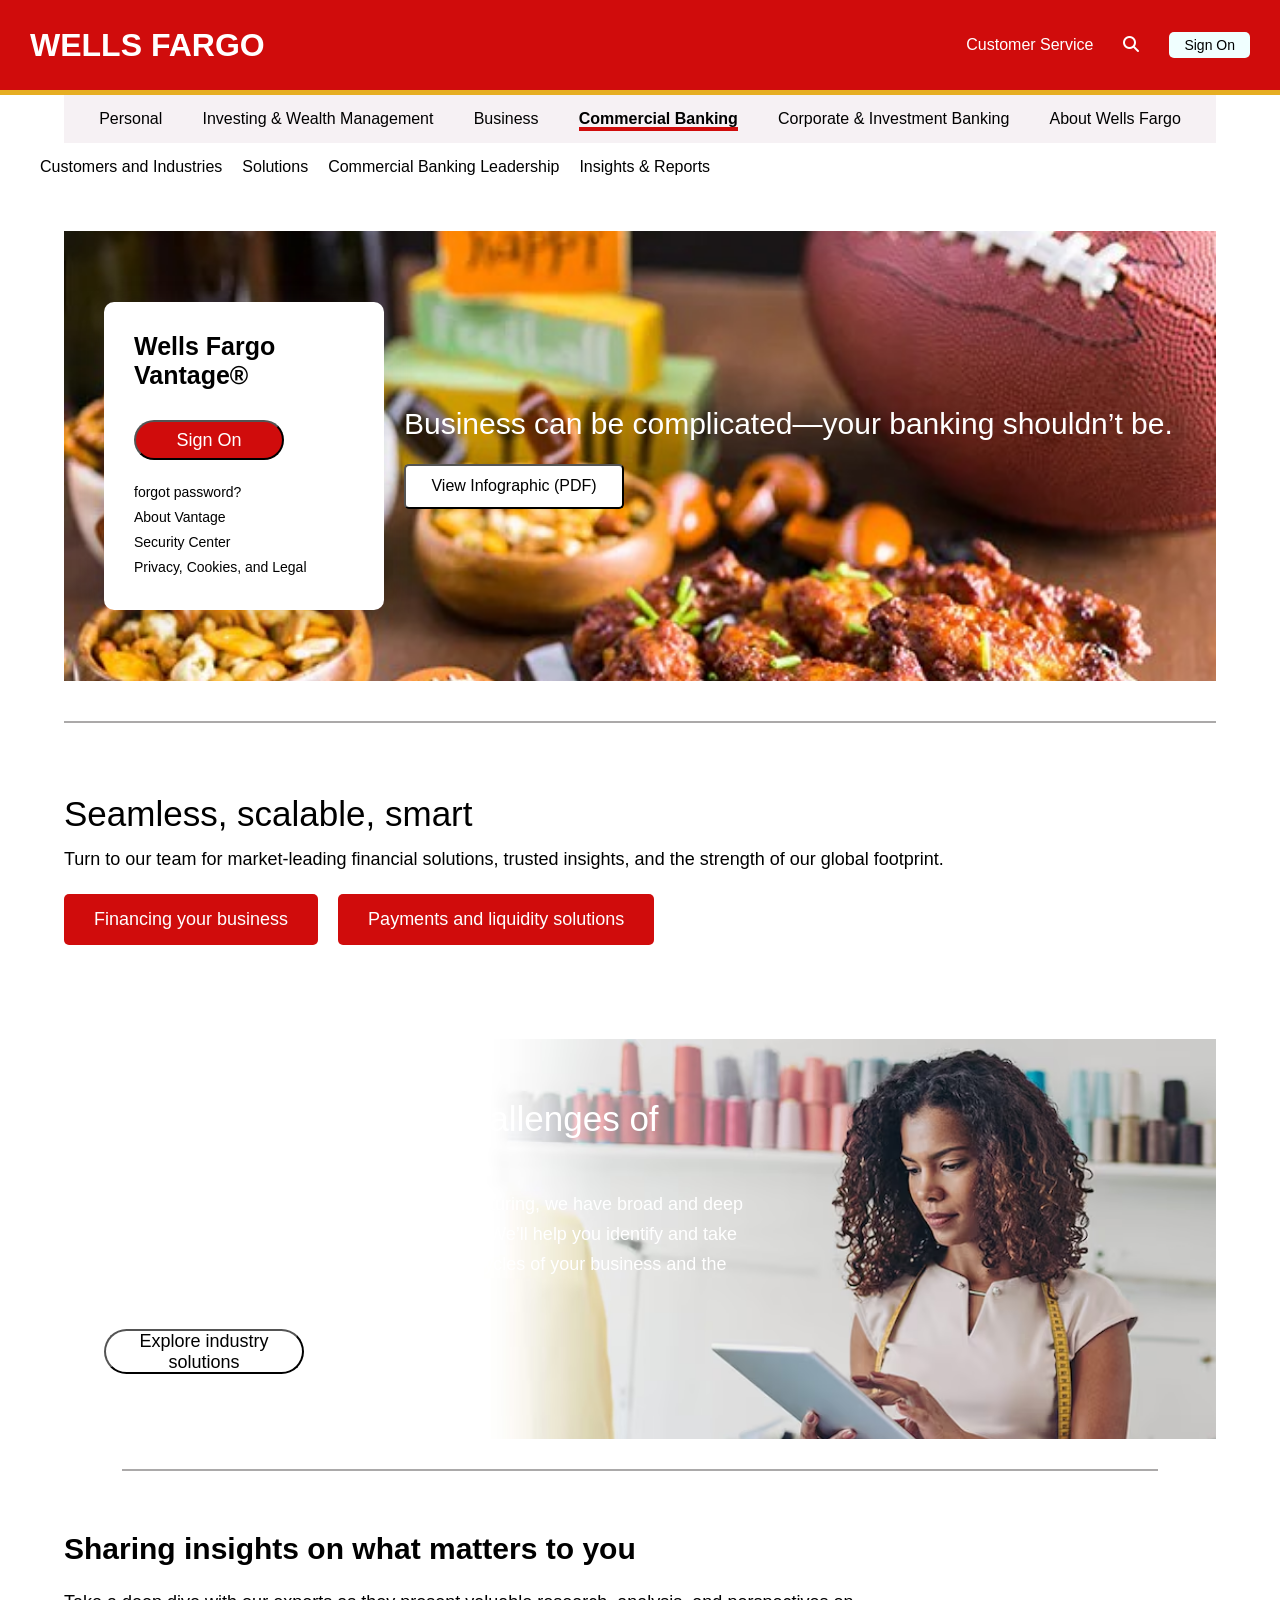
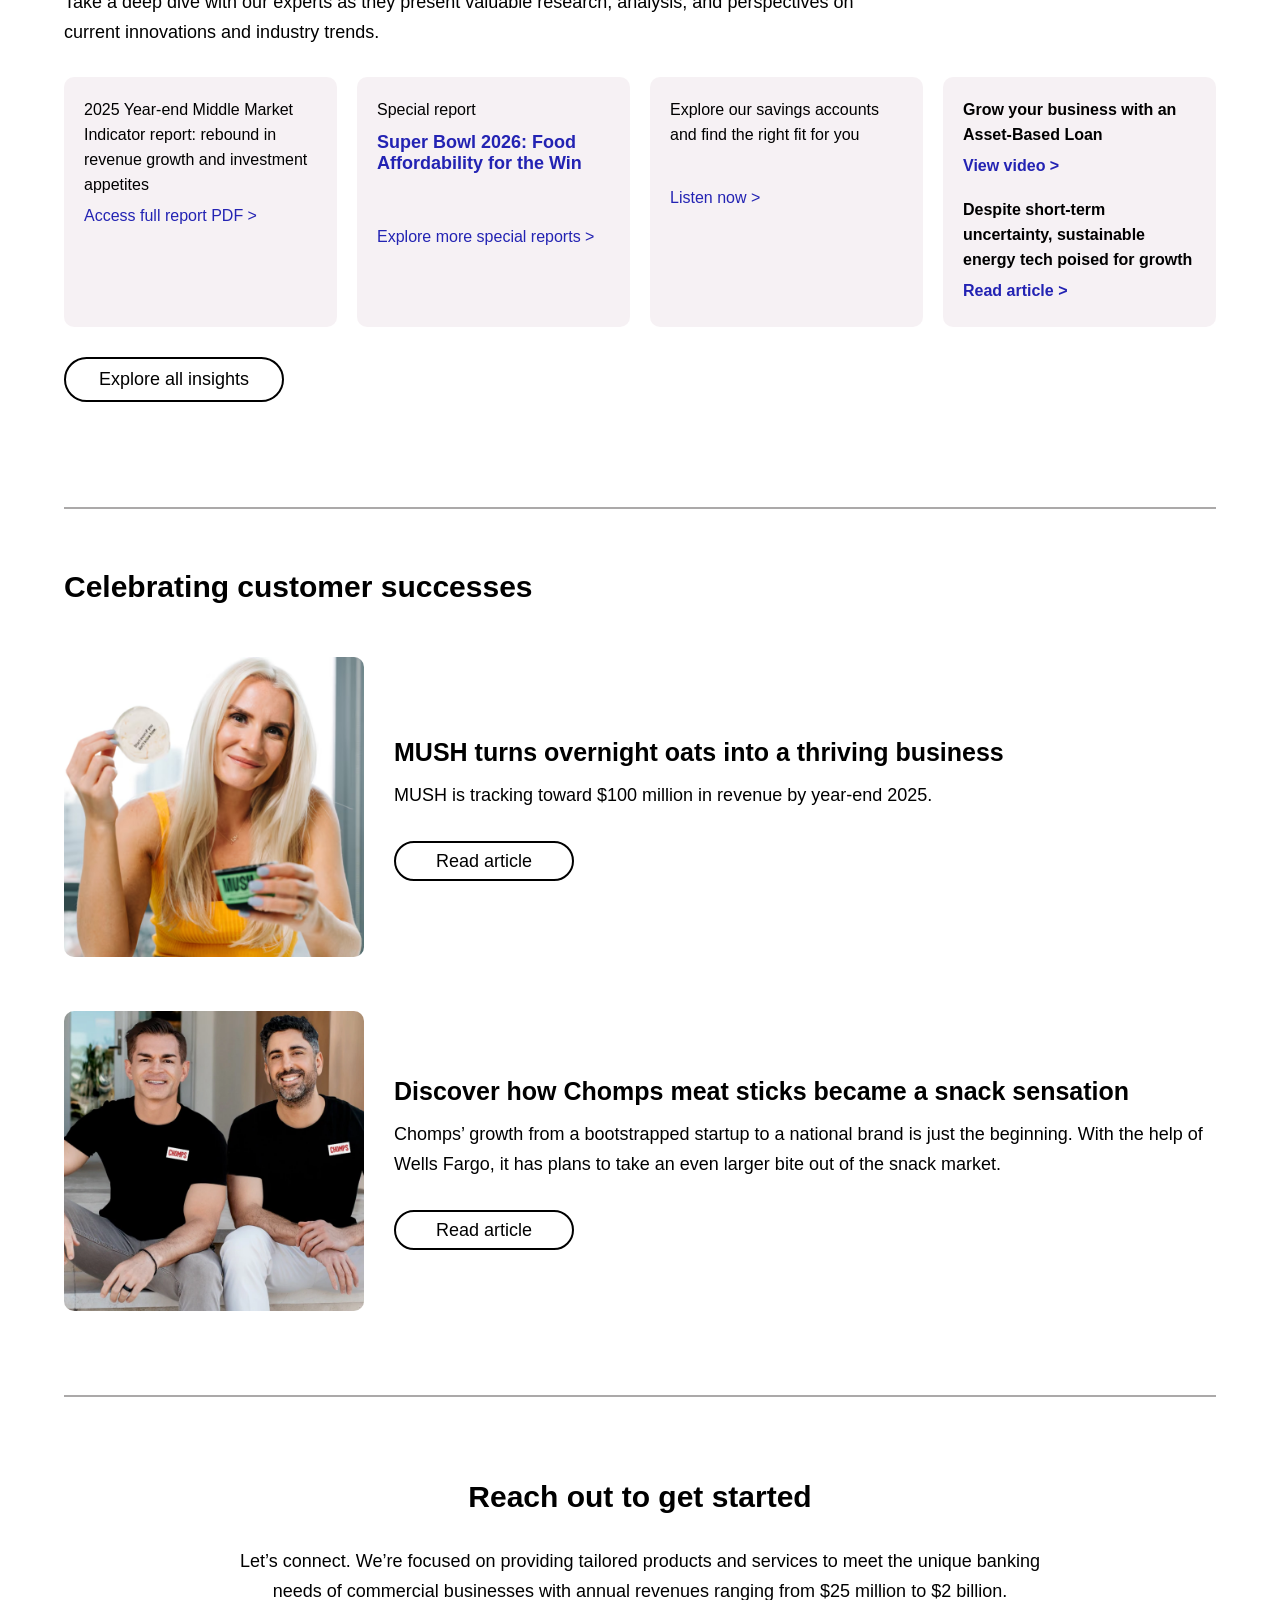
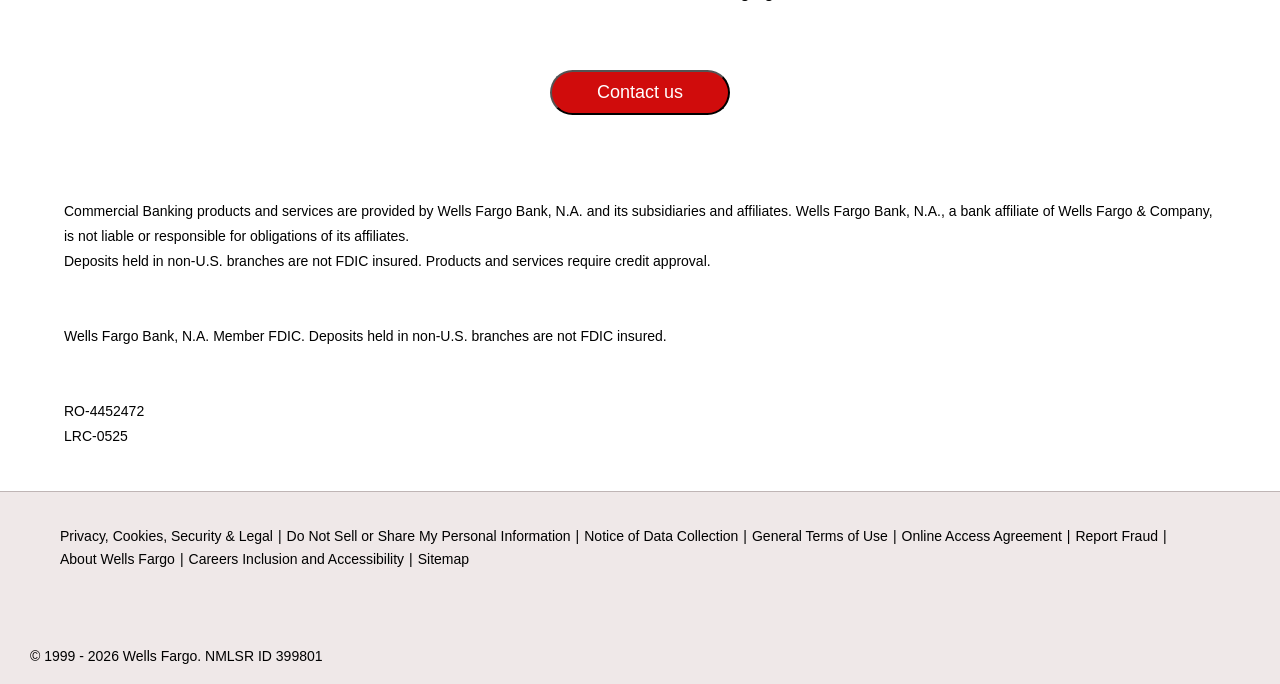
<file: page4.html>
<!DOCTYPE html>
<html lang="en">
<head>
    <meta charset="UTF-8">
    <meta name="viewport" content="width=device-width, initial-scale=1.0">
    <title>page4</title>
    <link rel="stylesheet" href="page4.css">
    <link rel="stylesheet" href="https://cdnjs.cloudflare.com/ajax/libs/font-awesome/6.7.2/css/all.min.css">
</head>
<body>
    <div class="container">
            <header>
            <nav>
                <div class="header">
                    <div class="heading">
                    <h1>WELLS FARGO</h1>
                    </div>
                    <div class="list">
                        <ul>
                            
                            <li><a href="#">Customer Service</a></li>
                            <li><i class="fa-solid fa-magnifying-glass"></i></li>
                            <li><a class="background" href="#">Sign On</a></li>
                        </ul>
                    </div>
                </div>
            </nav>
        </header>
        <main>
            <div class="nav">
                <ul>
                    <li><a  href="index.html">Personal</a></li>
                    <li><a href="page2.html">Investing & Wealth Management</a></li>
                    <li><a href="page3.html">Business</a></li>
                    <li><a class="personal" href="page4.html">Commercial Banking</a></li>
                    <li><a href="#">Corporate & Investment Banking</a></li>
                    <li><a href="#">About Wells Fargo</a></li>
                </ul>
            </div>
            <div class="line1">
                <ul>
                    <li><a href="#">Customers and Industries</a></li>
                    <li><a href="#">Solutions</a></li>
                    <li><a href="#">Commercial Banking Leadership</a></li>
                    <li><a href="#">Insights & Reports</a></li>
                </ul>
            </div>
            <div class="box1">
                <div class="form_box">
                        <h2>Wells Fargo Vantage®</h2>
                        <button>Sign On</button>
                        <div class="box1_footer">
                    <div class="note"><a href="#">forgot password?<br> About Vantage<br> Security Center <br> Privacy, Cookies, and Legal</a></div>
                    </div>
                </div>
                    
                    <div class="content1">
                    <h3>Business can be complicated—your banking shouldn’t be.</h3>
                    <button>View Infographic (PDF)</button>
                    </div>
            </div>
            <div class="border"></div><br>
            <div class="open">
                <h2>Seamless, scalable, smart</h2>
                <p>Turn to our team for market-leading financial solutions, trusted insights, and the strength of our global footprint.</p>
                <div class="open1">
                <div class="open2">
                <span>Financing your business</span>
                </div>
                <div class="open2_1">
                <span>Payments and liquidity solutions</span>
                </div>
                </div>
            </div> <br><br><br><br>
            <div class="box2">
                <h2>Navigating the unique challenges of your industry</h2>
                <p>From health care to technology, food to manufacturing, we have broad and deep experience across many industries and sectors. We’ll help you identify and take advantage of key opportunities throughout the cycles of your business and the economy.</p>
                <button>Explore industry <br>solutions</button>
            </div>
            <div class="box3">
            <div class="border"></div><br>
            <div class="section">
            <h2>Sharing insights on what matters to you</h2> <br>
            <p>Take a deep dive with our experts as they present valuable research, analysis, and perspectives on current innovations and industry trends.</p>
            </div>
            <div class="row_grid">
                    <div class="box-1">
                        <p>2025 Year-end Middle Market Indicator report:  rebound in revenue growth and investment appetites</p>
                        <a href="#">Access full report PDF ></a>
                    </div>
                    <div class="box-2">
                        <p>Special report</p>
                        <div class="class">
                            <a href="#">Super Bowl 2026: Food Affordability for the Win</a> <br> <br>
                        </div> <br> <br>
                        <a href="#">Explore more special reports ></a>
                    </div>
                    <div class="box-3">
                        <p>Explore our savings accounts and find the right fit for you</p> <br> <br>
                        <a href="#">Listen now ></a>
                    </div>
                    <div class="box-4">
                        <b>
                        <p>Grow your business with an Asset-Based Loan</p>
                        <a href="#">View video ></a>
                         <br> <br>
                        <p>Despite short-term uncertainty, sustainable energy tech poised for growth</p>
                        <a href="page6.html">Read article ></a>
                    </b>
                    </div>
            </div>
            <div class="button">
                <button>Explore all insights</button>
            </div> <br><br>
            </div><br><br><br>
            <div class="border"></div><br>
            <div class="box4">
                <h2>Celebrating customer successes</h2>
            </div> <br><br><br>
            <div class="box5">
                <div class="box5-1">
                    <img src="images/Ashley-Thompson-Mush-740X740.avif" alt="picture">
                </div>
                <div class="box5-2">
                    <h4>MUSH turns overnight oats into a thriving business</h4>
                    <p>MUSH is tracking toward $100 million in revenue by year-end 2025.</p> <br>
                    <button>Read article</button>
                </div>
            </div> <br> <br>
            <div class="box6">
                <div class="box6-1">
                     <img src="images/Chomps-Founders-740X740.webp" alt="picture">
                </div> 
                <div class="box6-2">
                    <h4>Discover how Chomps meat sticks became a snack sensation</h4>
                    <p>Chomps’ growth from a bootstrapped startup to a national brand is just the beginning. With the help of Wells Fargo, it has plans to take an even larger bite out of the snack market. </p> <br>
                    <button>Read article</button>
                </div>
            </div> <br> <br>
            <div class="borders"></div><br> <br> <br> 
            <div class="last">
                <h3>Reach out to get started</h3> <br> <br>
                <p>Let’s connect. We’re focused on providing tailored products and services to meet the unique banking needs of commercial businesses with annual revenues ranging from $25 million to $2 billion.</p>
                <br> <br><br> <br>
                <button>Contact us</button>
            </div> <br><br><br><br>
            <div class="last2">
                <p>Commercial Banking products and services are provided by Wells Fargo Bank, N.A. and its subsidiaries and affiliates. Wells Fargo Bank, N.A., a bank affiliate of Wells Fargo & Company, is not liable or responsible for obligations of its affiliates. </p>
                <p>Deposits held in non-U.S. branches are not FDIC insured. Products and services require credit approval.</p> <br><br>
                <p>Wells Fargo Bank, N.A. Member FDIC. Deposits held in non-U.S. branches are not FDIC insured.</p> <br> <br>
                <p>RO-4452472</p>
                <p>LRC-0525</p>
            </div> <br><br>
        </main>
        <footer>
            <div class="footer">
                <div class="line1">
                    <ul>
                        <li><a href="#">Privacy, Cookies, Security & Legal</a><span>|</span></li> 
                        <li><a href="#">Do Not Sell or Share My Personal Information</a><span>|</span></li> 
                        <li><a href="#">Notice of Data Collection</a><span>|</span></li> 
                        <li><a href="#">General Terms of Use</a><span>|</span></li> 
                        <li><a href="#">Online Access Agreement</a><span>|</span></li> 
                        <li><a href="#">Report Fraud</a><span>|</span></li> 
                        <li><a href="#">About Wells Fargo</a><span>|</span></li> 
                        <li><a href="#">Careers Inclusion and Accessibility</a><span>|</span></li> 
                        <li><a href="#">Sitemap</a></li>
                    </ul>
                </div> <br> <br><br><br><br>
                <div class="paragraph2">
                    <p>© 1999 - 2026 Wells Fargo. NMLSR ID 399801</p>
                </div>
            </div>
        </footer>
    </div>
</body>
</html>
</file>
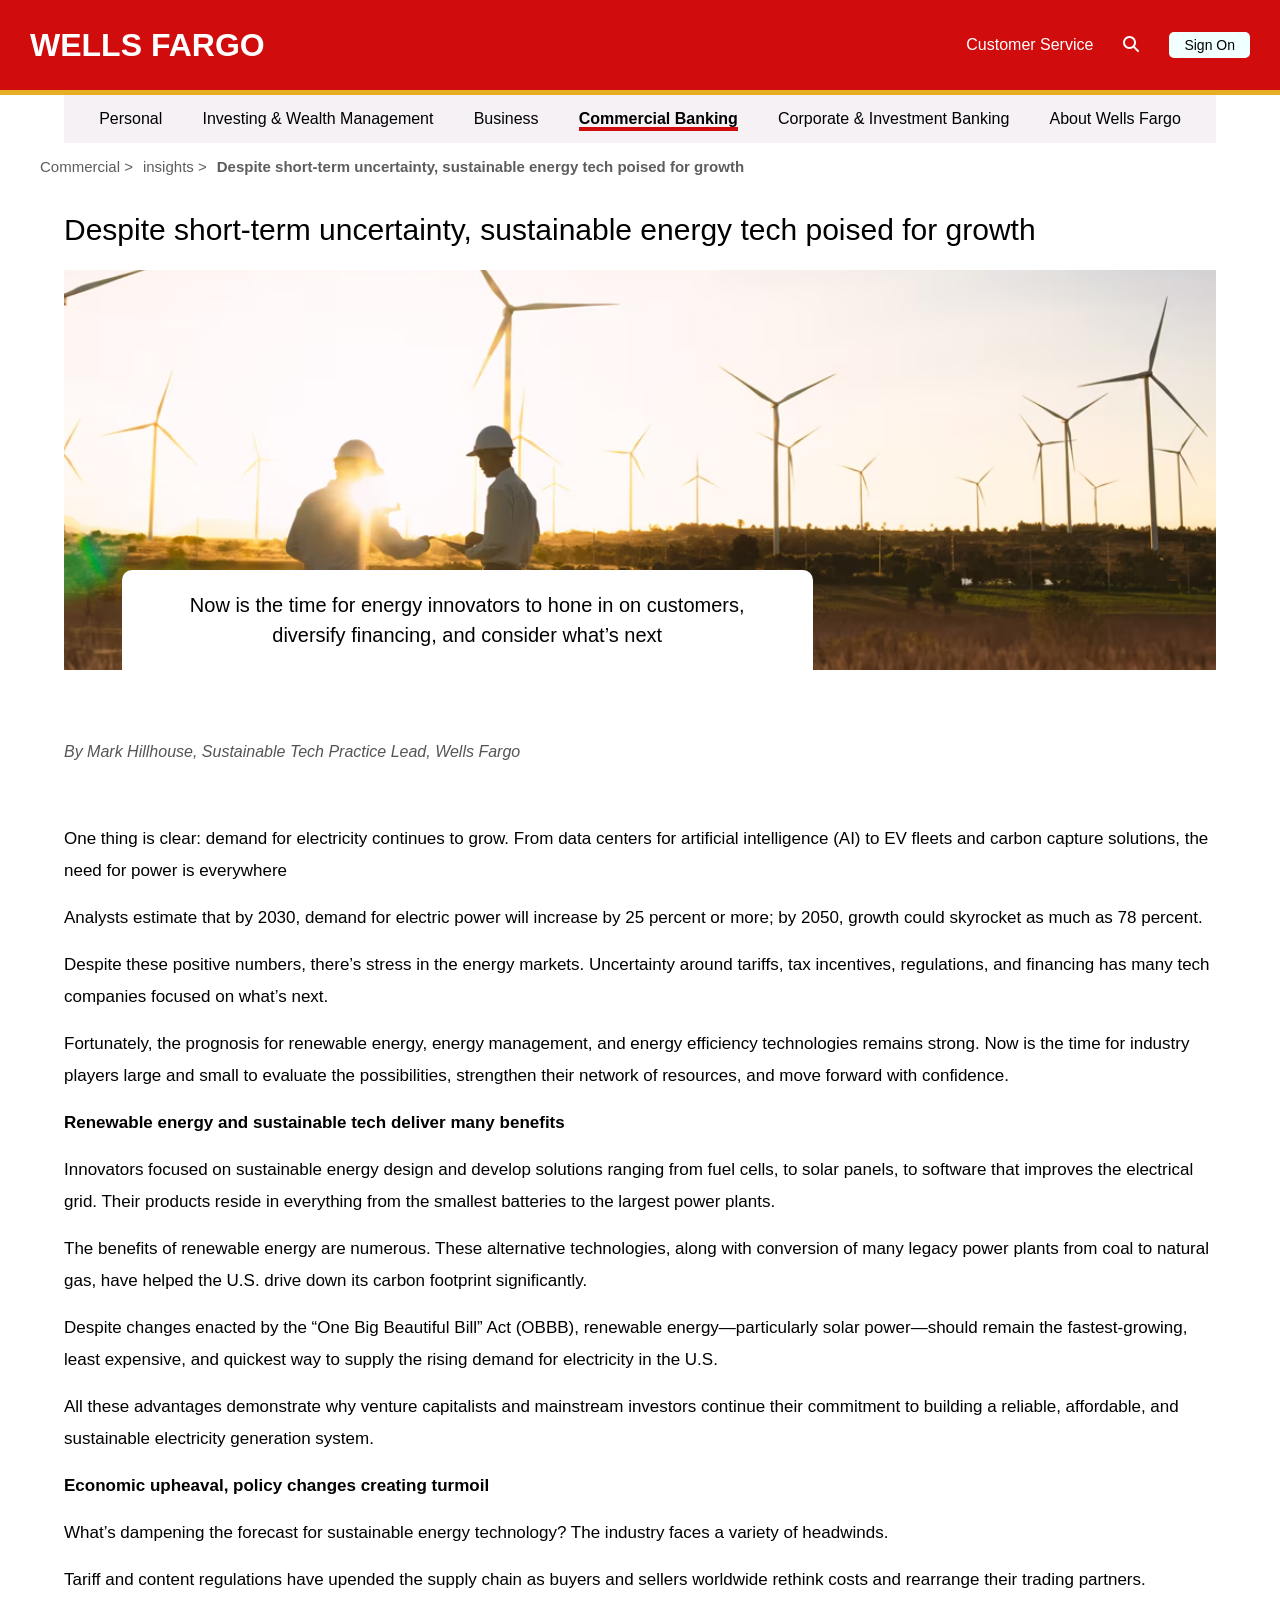
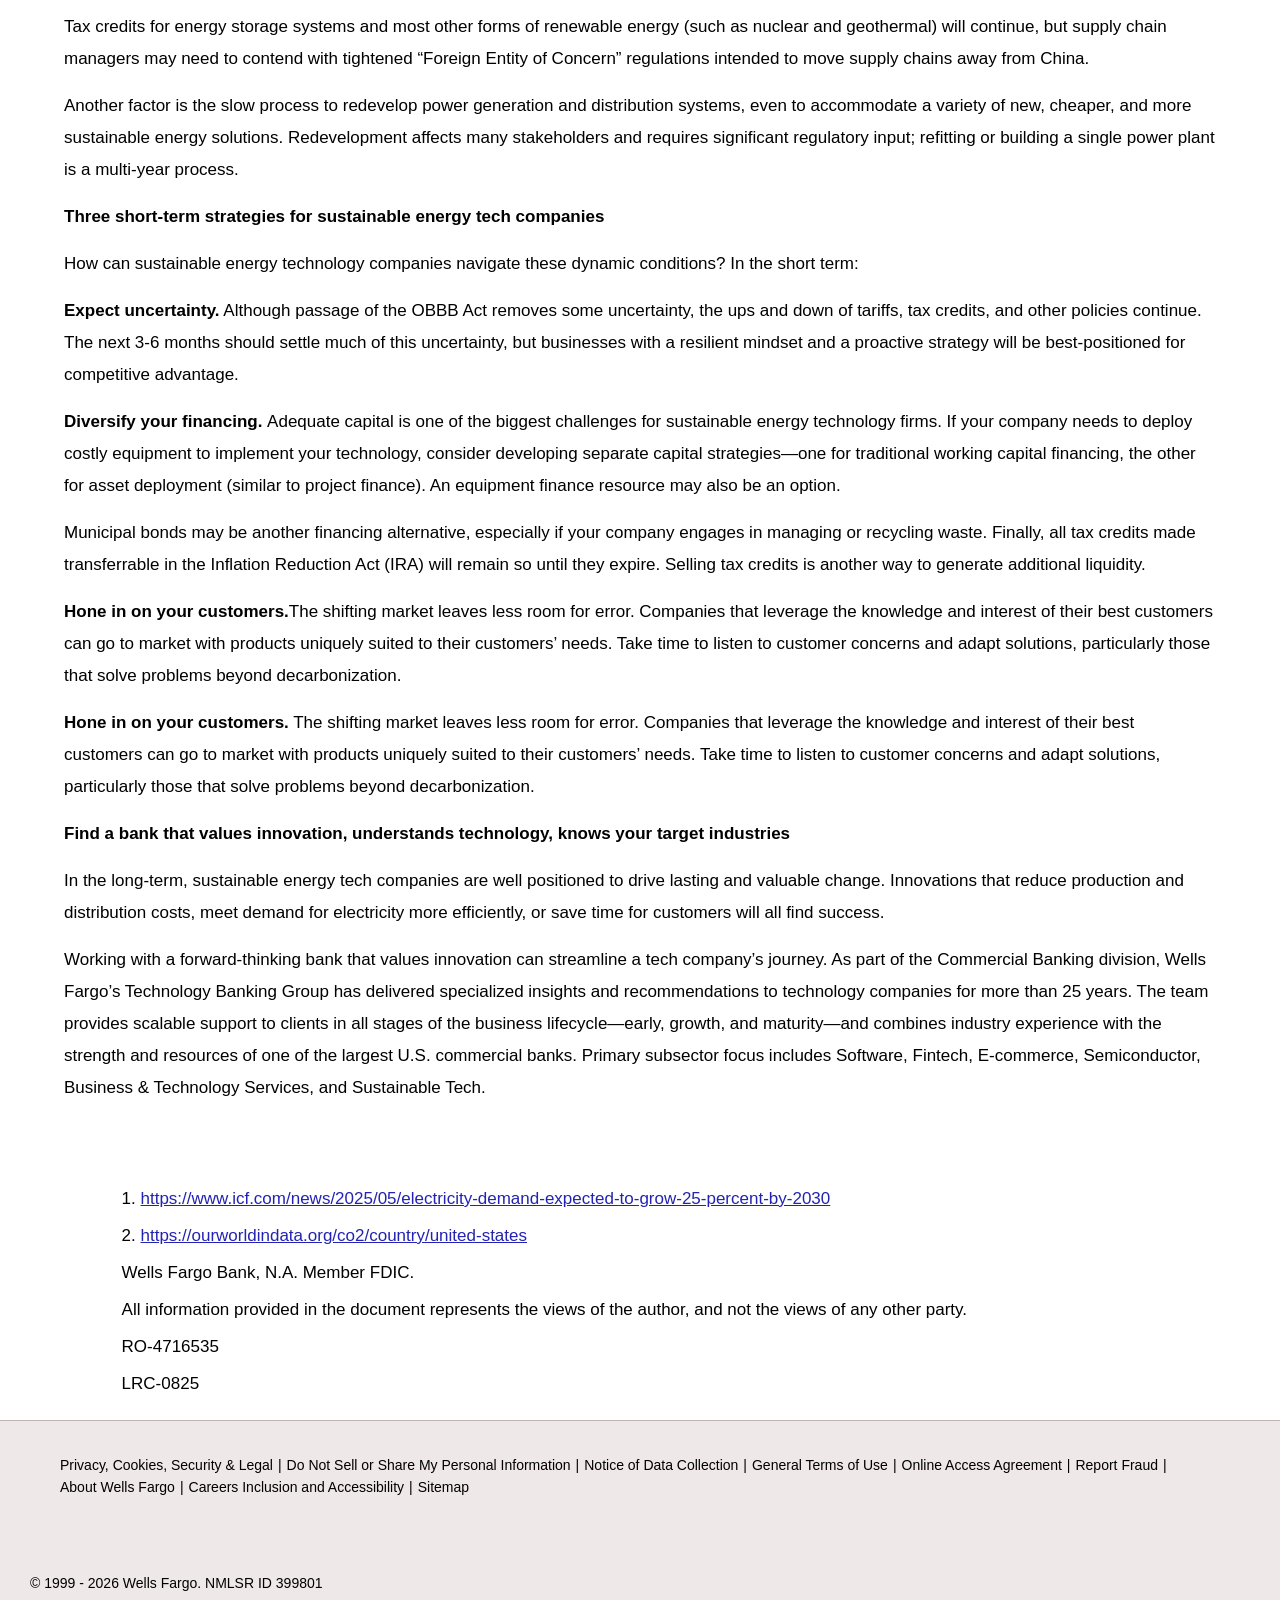
<file: page6.html>
<!DOCTYPE html>
<html lang="en">
<head>
    <meta charset="UTF-8">
    <meta name="viewport" content="width=device-width, initial-scale=1.0">
    <title>page4</title>
    <link rel="stylesheet" href="page6.css">
    <link rel="stylesheet" href="https://cdnjs.cloudflare.com/ajax/libs/font-awesome/6.7.2/css/all.min.css">
</head>
<body>
    <div class="container">
            <header>
            <nav>
                <div class="header">
                    <div class="heading">
                    <h1>WELLS FARGO</h1>
                    </div>
                    <div class="list">
                        <ul>
                            
                            <li><a href="#">Customer Service</a></li>
                            <li><i class="fa-solid fa-magnifying-glass"></i></li>
                            <li><a class="background" href="#">Sign On</a></li>
                        </ul>
                    </div>
                </div>
            </nav>
        </header>
        <main>
            <div class="nav">
                <ul>
                    <li><a  href="index.html">Personal</a></li>
                    <li><a href="page2.html">Investing & Wealth Management</a></li>
                    <li><a href="page3.html">Business</a></li>
                    <li><a class="personal" href="page4.html">Commercial Banking</a></li>
                    <li><a href="#">Corporate & Investment Banking</a></li>
                    <li><a href="#">About Wells Fargo</a></li>
                </ul>
            </div>
            <div class="line1">
                <ul>
                    <li><a href="#">Commercial ></a></li>
                    <li><a href="#">insights ></a></li>
                    <li><a href="#"> <b>Despite short-term uncertainty, sustainable energy tech poised for growth</b></a></li>
                </ul>
            </div>
            <div class="h2"><h2>Despite short-term uncertainty, sustainable energy tech poised for growth</h2></div>
            <div class="box1">
                <div class="hcard">
                   <h2> Now is the time for energy innovators to hone in on customers, diversify financing, and consider what’s next</h2>
                </div>
            </div> <br><br> <br>
            <div class="italic">
                 <i>By Mark Hillhouse, Sustainable Tech Practice Lead, Wells Fargo</i>
            </div> <br><br>
            <div class="paragraph">
                <p>One thing is clear: demand for electricity continues to grow. From data centers for artificial intelligence (AI) to EV fleets and carbon capture solutions, the need for power is everywhere</p>
                <p>Analysts estimate that by 2030, demand for electric power will increase by 25 percent or more; by 2050, growth could skyrocket as much as 78 percent.</p>
                <p>Despite these positive numbers, there’s stress in the energy markets. Uncertainty around tariffs, tax incentives, regulations, and financing has many tech companies focused on what’s next.</p>
                <p>Fortunately, the prognosis for renewable energy, energy management, and energy efficiency technologies remains strong. Now is the time for industry players large and small to evaluate the possibilities, strengthen their network of resources, and move forward with confidence.</p>
                <p><b>Renewable energy and sustainable tech deliver many benefits</b></p>
                <p>Innovators focused on sustainable energy design and develop solutions ranging from fuel cells, to solar panels, to software that improves the electrical grid. Their products reside in everything from the smallest batteries to the largest power plants.</p>
                <p>The benefits of renewable energy are numerous. These alternative technologies, along with conversion of many legacy power plants from coal to natural gas, have helped the U.S. drive down its carbon footprint significantly.</p>
                <p>Despite changes enacted by the “One Big Beautiful Bill” Act (OBBB), renewable energy—particularly solar power—should remain the fastest-growing, least expensive, and quickest way to supply the rising demand for electricity in the U.S.</p>
                <p>All these advantages demonstrate why venture capitalists and mainstream investors continue their commitment to building a reliable, affordable, and sustainable electricity generation system.</p>
                <p><b>Economic upheaval, policy changes creating turmoil</b></p>
                <p>What’s dampening the forecast for sustainable energy technology? The industry faces a variety of headwinds.</p>
                <p>Tariff and content regulations have upended the supply chain as buyers and sellers worldwide rethink costs and rearrange their trading partners.</p>
                <p>Tax credits for energy storage systems and most other forms of renewable energy (such as nuclear and geothermal) will continue, but supply chain managers may need to contend with tightened “Foreign Entity of Concern” regulations intended to move supply chains away from China.</p>
                <p>Another factor is the slow process to redevelop power generation and distribution systems, even to accommodate a variety of new, cheaper, and more sustainable energy solutions. Redevelopment affects many stakeholders and requires significant regulatory input; refitting or building a single power plant is a multi-year process.</p>
                <p><b>Three short-term strategies for sustainable energy tech companies</b></p>
                <p>How can sustainable energy technology companies navigate these dynamic conditions? In the short term:</p>
                    <p><b>Expect uncertainty.</b> Although passage of the OBBB Act removes some uncertainty, the ups and down of tariffs, tax credits, and other policies continue. The next 3-6 months should settle much of this uncertainty, but businesses with a resilient mindset and a proactive strategy will be best-positioned for competitive advantage. </p>
                    <p><b>Diversify your financing. </b>Adequate capital is one of the biggest challenges for sustainable energy technology firms. If your company needs to deploy costly equipment to implement your technology, consider developing separate capital strategies—one for traditional working capital financing, the other for asset deployment (similar to project finance). An equipment finance resource may also be an option.</p>
                    <p>Municipal bonds may be another financing alternative, especially if your company engages in managing or recycling waste. Finally, all tax credits made transferrable in the Inflation Reduction Act (IRA) will remain so until they expire. Selling tax credits is another way to generate additional liquidity. </p>
                    <p><b>Hone in on your customers.</b>The shifting market leaves less room for error. Companies that leverage the knowledge and interest of their best customers can go to market with products uniquely suited to their customers’ needs. Take time to listen to customer concerns and adapt solutions, particularly those that solve problems beyond decarbonization. </p>
                    <p><b>Hone in on your customers.</b> The shifting market leaves less room for error. Companies that leverage the knowledge and interest of their best customers can go to market with products uniquely suited to their customers’ needs. Take time to listen to customer concerns and adapt solutions, particularly those that solve problems beyond decarbonization. </p>
                    <p><b>Find a bank that values innovation, understands technology, knows your target industries</b></p>
                    <p>In the long-term, sustainable energy tech companies are well positioned to drive lasting and valuable change. Innovations that reduce production and distribution costs, meet demand for electricity more efficiently, or save time for customers will all find success.</p>
                    <p>Working with a forward-thinking bank that values innovation can streamline a tech company’s journey. As part of the Commercial Banking division, Wells Fargo’s Technology Banking Group has delivered specialized insights and recommendations to technology companies for more than 25 years. The team provides scalable support to clients in all stages of the business lifecycle—early, growth, and maturity—and combines industry experience with the strength and resources of one of the largest U.S. commercial banks. Primary subsector focus includes Software, Fintech, E-commerce, Semiconductor, Business & Technology Services, and Sustainable Tech.</p> <br><br><br><br>
                    <div class="last">
                    <p>1. <a href="#">https://www.icf.com/news/2025/05/electricity-demand-expected-to-grow-25-percent-by-2030</a></p>
                    <p>2. <a href="#">https://ourworldindata.org/co2/country/united-states</a></p>
                    <p>Wells Fargo Bank, N.A. Member FDIC.</p>
                    <p>All information provided in the document represents the views of the author, and not the views of any other party.</p>
                    <p>RO-4716535</p>
                    <p>LRC-0825</p>
                    </div>
        </main>
        <footer>
            <div class="footer">
                <div class="line1">
                    <ul>
                        <li><a href="#">Privacy, Cookies, Security & Legal</a><span>|</span></li> 
                        <li><a href="#">Do Not Sell or Share My Personal Information</a><span>|</span></li> 
                        <li><a href="#">Notice of Data Collection</a><span>|</span></li> 
                        <li><a href="#">General Terms of Use</a><span>|</span></li> 
                        <li><a href="#">Online Access Agreement</a><span>|</span></li> 
                        <li><a href="#">Report Fraud</a><span>|</span></li> 
                        <li><a href="#">About Wells Fargo</a><span>|</span></li> 
                        <li><a href="#">Careers Inclusion and Accessibility</a><span>|</span></li> 
                        <li><a href="#">Sitemap</a></li>
                    </ul>
                </div> <br> <br><br><br><br>
                <div class="paragraph2">
                    <p>© 1999 - 2026 Wells Fargo. NMLSR ID 399801</p>
                </div>
            </div>
        </footer>
    </div>
</body>
</html>
</file>
<file: front.css>
* {
    margin: 0;
    padding: 0;
    box-sizing: border-box;
}
html {
    font-size: 62.5%;
}
body {
    font-family: 'Wells Fargo Sans Regular', Arial, sans-serif;
    overflow-x: hidden;
}
@font-face {
    font-family: 'Wells Fargo Sans Regular';
    src: url(https://www17.wellsfargomedia.com/assets/fonts/wellsfargosans-rg.woff2) format("woff2"),
         url(https://www17.wellsfargomedia.com/assets/fonts/wellsfargosans-rg.woff) format("woff");
}
.container {
    width: 100%;
    overflow-x: hidden;
}

/* ── HEADER ── */
.header {
    background-color: rgb(208, 12, 12);
    width: 100%;
    height: 9.5rem;
    border-bottom: 0.5rem solid rgb(230, 174, 34);
    display: flex;
    justify-content: space-between;
    align-items: center;
    padding: 0 3rem;
}
.heading { display: flex; align-items: center; }
h1 {
    font-size: 3.2rem;
    color: white;
    font-weight: bold;
    white-space: nowrap;
}
.list { display: flex; align-items: center; }
.list ul {
    display: flex;
    gap: 3rem;
    font-size: 1.6rem;
    align-items: center;
}
.list a { text-decoration: none; color: white; }
li .background {
    background-color: azure;
    padding: 0.5rem 1.5rem;
    color: black;
    border-radius: 0.5rem;
    font-size: 1.4rem;
}
ul li { list-style-type: none; }
li i { color: white; }

/* ── TOP NAV ── */
.nav {
    width: 90%;
    margin: auto;
    background-color: rgba(239, 230, 236, 0.567);
}
.nav ul {
    display: flex;
    justify-content: space-evenly;
    font-size: 1.6rem;
    padding: 1.5rem 0;
    flex-wrap: wrap;
    gap: 0.5rem;
}
.nav a { text-decoration: none; color: black; }
.nav a:hover { text-decoration: underline; }
.personal {
    font-weight: bold;
    border-bottom: 0.4rem solid rgb(208, 12, 12);
}

/* ── SUB NAV ── */
.line1 ul {
    display: flex;
    flex-wrap: wrap;
    gap: 2rem;
    font-size: 1.6rem;
    padding: 1.5rem 4rem;
}
.line1 li { list-style: none; }
.line1 a { color: black; text-decoration: none; }
.line1 a:hover { text-decoration: underline; }

/* ── HERO BOX ── */
.box1 {
    background-color: rgba(239, 230, 236, 0.567);
    width: 90%;
    min-height: 50rem;
    margin: 4rem auto;
    display: flex;
    flex-wrap: wrap;
    gap: 2rem;
    padding: 3rem;
}
.form_box {
    width: 32rem;
    min-height: 45rem;
    border-radius: 1.5rem;
    background-color: white;
    box-shadow: rgba(100, 100, 111, 0.2) 0px 7px 29px 0px;
    font-size: 1.8rem;
    padding: 2rem;
    line-height: 4rem;
}
input {
    border: none;
    border-bottom: 2px solid black;
    outline: none;
    font-size: 1.6rem;
    width: 100%;
    margin-bottom: 1rem;
}
.form_box p { color: grey; font-size: 1.5rem; }
.form_box button {
    background-color: rgb(208, 12, 12);
    color: white;
    border-radius: 3rem;
    width: 15rem;
    height: 4rem;
    font-size: 1.8rem;
    font-weight: 300;
    margin-top: 1rem;
    cursor: pointer;
}
.enroll a {
    text-decoration: none;
    color: black;
    padding-left: 2rem;
    font-size: 1.5rem;
}
.box1_footer {
    background-color: rgba(239, 230, 236, 0.567);
    padding: 1rem;
    margin-top: 1rem;
}
.note a {
    text-decoration: none;
    color: black;
    font-size: 1.4rem;
    line-height: 2.5rem;
}
.content1 { flex: 1; min-width: 25rem; }
.content1 h2 {
    font-size: 5rem;
    font-weight: normal;
    padding-top: 4rem;
    line-height: 6rem;
}
.content1 h3 {
    font-size: 2.2rem;
    font-weight: normal;
    line-height: normal;
    margin-top: 1rem;
}
.content1 button {
    width: 18rem;
    font-size: 1.8rem;
    height: 4.5rem;
    background-color: white;
    border-radius: 6rem;
    margin-top: 2rem;
    cursor: pointer;
}
.image { padding-top: 8rem; }
.image img { width: 18rem; height: auto; }

/* ── 4-CARD GRID ── */
.row_grid {
    display: grid;
    grid-template-columns: repeat(4, 1fr);
    gap: 2rem;
    margin: 4rem 5%;
}
.box-1, .box-2, .box-3, .box-4 {
    background-color: rgba(239, 230, 236, 0.567);
    border-radius: 1rem;
    box-shadow: rgba(60, 64, 67, 0.3) 0px 1px 2px 0px;
    padding: 2rem;
    min-height: 30rem;
}
.box-4 { background-color: white; }
.box-1 img, .box-2 img, .box-3 img {
    display: block;
    margin: 1rem auto;
    width: 8rem;
}
.box-4 img {
    display: block;
    margin: 1rem auto;
    width: 10rem;
    height: auto;
}
.box-1 h6, .box-2 h6, .box-3 h6, .box-4 h6 {
    font-size: 1.8rem;
    margin: 1rem 0;
}
.box-1 p, .box-2 p, .box-3 p, .box-4 p { font-size: 1.6rem; line-height: 2.4rem; }
.box-1 a, .box-2 a, .box-3 a, .box-4 a {
    font-size: 1.6rem;
    color: rgb(35, 35, 179);
    text-decoration: none;
    display: block;
    margin-top: 1rem;
}

/* ── BANNER ── */
.box2 {
    width: 90%;
    min-height: 45rem;
    background-image: url(images/wfi_ph_g_1199830824_1600x700.jpg);
    background-repeat: no-repeat;
    background-size: cover;
    background-position: center;
    margin: 2rem auto;
    padding: 6rem 4rem;
}
.box2 h2 { font-size: 4rem; font-weight: lighter; color: white; }
.box2 p { font-size: 2rem; width: 50%; line-height: normal; color: white; margin-top: 1rem; }
.box2 button {
    width: 18rem;
    height: 4.5rem;
    font-size: 1.8rem;
    border-radius: 4rem;
    background-color: white;
    margin-top: 2rem;
    cursor: pointer;
}

/* ── DIVIDERS ── */
.border, .border1 {
    border: 0.1rem solid rgb(215, 195, 39);
    width: 15rem;
    margin: 3rem auto;
}

/* ── SECTION HEADINGS ── */
.heading1 p {
    text-align: center;
    font-size: 4rem;
    font-weight: lighter;
    margin: 2rem auto;
}
.heading2 { margin: 3rem 0; }
.heading2 h3 {
    font-size: 3.5rem;
    text-align: center;
    margin-top: 1rem;
}
.heading2 p {
    font-size: 2rem;
    font-weight: lighter;
    text-align: center;
    line-height: normal;
    padding: 0 5%;
    margin-top: 1rem;
}

/* ── 3-CARD GRID ── */
.grid_col2 {
    display: grid;
    grid-template-columns: repeat(3, 1fr);
    gap: 2rem;
    margin: 3rem 5%;
}
.grid_col2 .card1, .grid_col2 .card2, .grid_col2 .card3 {
    background-color: white;
    border-radius: 1rem;
    box-shadow: rgba(0, 0, 0, 0.15) 0px 5px 15px 0px;
    padding: 28rem 2rem 3rem;
    font-size: 1.8rem;
    line-height: 3rem;
    min-height: 45rem;
}
.grid_col2 .card1 {
    background-image: url(images/wfi_ph_g_1472303553-lifesync_hpsp_616x353.jpg);
    background-repeat: no-repeat;
    background-size: 100% auto;
}
.grid_col2 .card2 {
    background-image: url(images/wfi_ph_g_1421526094-borrowing_hpsp_616x353.jpg);
    background-repeat: no-repeat;
    background-size: 100% auto;
}
.grid_col2 .card3 {
    background-image: url(images/wfi_ph_g_1149062313-173840793_hpsp_616x353.jpg);
    background-repeat: no-repeat;
    background-size: 100% auto;
}
.grid_col2 button {
    width: 20rem;
    height: 4rem;
    font-size: 1.8rem;
    border-radius: 2rem;
    margin-top: 1rem;
    cursor: pointer;
}
.grid_col2 button:hover { background-color: black; color: white; }

/* ── APP BANNER ── */
.app {
    width: 90%;
    height: 60rem;
    background-image: url(images/app-ad.png);
    background-repeat: no-repeat;
    background-size: 100% 100%;
    margin: 4rem auto;
}

/* ── 2-CARD GRID ── */
.grid_col3 {
    display: grid;
    grid-template-columns: repeat(2, 1fr);
    gap: 2rem;
    margin: 3rem 5%;
}
.grid_col3 .card4, .grid_col3 .card5 {
    background-color: white;
    border-radius: 1rem;
    box-shadow: rgba(0, 0, 0, 0.2) 0px 5px 15px;
    padding: 35rem 2rem 3rem;
    font-size: 1.8rem;
    line-height: 3rem;
    min-height: 55rem;
}
.grid_col3 .card4 {
    background-image: url(images/volunteers_cars_616x353.jpg);
    background-repeat: no-repeat;
    background-size: 100% auto;
}
.grid_col3 .card5 {
    background-image: url(images/women-in-greenhouse_616x353.jpg);
    background-repeat: no-repeat;
    background-size: 100% auto;
}
.grid_col3 button {
    width: 20rem;
    height: 4rem;
    font-size: 1.8rem;
    border-radius: 2rem;
    margin-top: 1rem;
    cursor: pointer;
}
.grid_col3 button:hover { background-color: black; color: white; }
.grid_col3 h3 { margin-top: 2rem; padding-bottom: 0.5rem; }

/* ── HELP SECTION ── */
.line { padding: 2rem 4rem; }
.line h3 { font-size: 2.5rem; padding-left: 2rem; margin-bottom: 2rem; }
.lined { display: flex; flex-wrap: wrap; gap: 3rem; padding-left: 2rem; }
.find, .appointment, .quick { display: flex; align-items: center; gap: 1rem; }
.find .circle, .appointment .circle, .quick .circle {
    width: 5rem;
    height: 5rem;
    border-radius: 50%;
    background-color: rgb(100, 94, 94);
    display: flex;
    align-items: center;
    justify-content: center;
}
.find i, .appointment i, .quick i { color: white; font-size: 2rem; }
.location a, .appoint a, .help a {
    color: black;
    text-decoration: none;
    font-size: 1.8rem;
}
.appoint a { color: rgb(82, 59, 198); }
.location a:hover, .help a:hover { text-decoration: underline; color: rgb(89, 34, 183); }
.appoint a:hover { text-decoration: underline; }

/* ── FOOTER ── */
.footer {
    width: 100%;
    height: auto;
    background-color: rgb(239, 232, 232);
    border-top: 0.1rem solid rgb(191, 181, 181);
    padding: 2rem;
}
.footer .line1 { margin-bottom: 1rem; }
.footer .line1 ul { display: flex; flex-wrap: wrap; gap: 0.5rem 0; }
.footer .line1 a { font-size: 1.4rem; color: black; text-decoration: none; }
.footer .line1 a:hover { text-decoration: underline; }
.footer .line1 span { font-size: 1.4rem; margin: 0 0.5rem; }
.icons { margin: 2rem 0; }
.icons a { font-size: 3rem; color: black; margin-right: 1rem; }

.below {
    width: 90%;
    border: 0.1rem solid black;
    margin: 2rem auto;
    padding: 2rem;
    font-size: 1.6rem;
    line-height: 3rem;
}
.below i { font-size: 1rem; color: black; }
.below ul { display: flex; flex-direction: column; gap: 0.5rem; }
.below p { margin-left: 2rem; font-size: 1.6rem; }

.paragraph {
    margin: 2rem auto;
    width: 90%;
    font-size: 1.4rem;
    line-height: 2.5rem;
}
.bold { display: flex; align-items: center; gap: 1rem; margin: 1rem 0; }
.paragraph2 { margin-top: 1rem; font-size: 1.4rem; line-height: 3rem; }

/* ── MOBILE ── */
@media (max-width: 768px) {
    .header { padding: 1rem 2rem; flex-wrap: wrap; height: auto; }
    h1 { font-size: 2.2rem; }
    .list ul { gap: 1.5rem; font-size: 1.4rem; }
    .nav ul { flex-direction: column; font-size: 1.4rem; padding: 1rem; }
    .line1 ul { padding: 1rem 2rem; font-size: 1.3rem; }
    .box1 { flex-direction: column; }
    .form_box { width: 100%; }
    .content1 h2 { font-size: 3rem; padding-top: 1rem; }
    .content1 h3 { font-size: 1.6rem; }
    .row_grid { grid-template-columns: 1fr 1fr; }
    .box2 p { width: 100%; }
    .box2 h2 { font-size: 2.5rem; }
    .heading1 p { font-size: 2.5rem; }
    .grid_col2 { grid-template-columns: 1fr; }
    .grid_col3 { grid-template-columns: 1fr; }
    .grid_col3 .card4, .grid_col3 .card5 { padding-top: 20rem; min-height: 35rem; }
    .lined { flex-direction: column; }
    .footer .line1 ul { flex-direction: column; }
    .below { width: 100%; }
    .paragraph { width: 95%; }
}
</file>
<file: page2.css>
* { margin: 0; padding: 0; box-sizing: border-box; }
html { font-size: 62.5%; }
body { font-family: 'Wells Fargo Sans Regular', Arial, sans-serif; overflow-x: hidden; }
@font-face {
    font-family: 'Wells Fargo Sans Regular';
    src: url(https://www17.wellsfargomedia.com/assets/fonts/wellsfargosans-rg.woff2) format("woff2"),
         url(https://www17.wellsfargomedia.com/assets/fonts/wellsfargosans-rg.woff) format("woff");
}
.container { width: 100%; overflow-x: hidden; }
.header {
    background-color: rgb(154, 114, 45);
    width: 100%; height: 9.5rem;
    border-bottom: 0.5rem solid rgb(230, 174, 34);
    display: flex; justify-content: space-between; align-items: center; padding: 0 3rem;
}
.heading { display: flex; align-items: center; }
h1 { font-size: 3.2rem; color: white; font-weight: bold; white-space: nowrap; }
.list { display: flex; align-items: center; }
.list ul { display: flex; gap: 3rem; font-size: 1.6rem; align-items: center; }
.list a { text-decoration: none; color: white; }
li .background { background-color: azure; padding: 0.5rem 1.5rem; color: black; border-radius: 0.5rem; font-size: 1.4rem; }
ul li { list-style-type: none; }
li i { color: white; }
.nav { width: 90%; margin: auto; background-color: rgba(239, 230, 236, 0.567); }
.nav ul { display: flex; justify-content: space-evenly; font-size: 1.6rem; padding: 1.5rem 0; flex-wrap: wrap; gap: 0.5rem; }
.nav a { text-decoration: none; color: black; }
.nav a:hover { text-decoration: underline; }
.investing { font-weight: bold; border-bottom: 0.4rem solid rgb(154, 114, 45); }
.line1 ul { display: flex; flex-wrap: wrap; gap: 2rem; font-size: 1.6rem; padding: 1.5rem 4rem; }
.line1 li { list-style: none; }
.line1 a { color: black; text-decoration: none; }
.line1 a:hover { text-decoration: underline; }
.box1 {
    background-image: url(images/wfi_ph_g_1356386941_1400x530.jpg);
    background-size: cover; background-repeat: no-repeat; background-position: center;
    width: 90%; min-height: 50rem; margin: 4rem auto; display: flex; flex-wrap: wrap;
    gap: 2rem; padding: 3rem; align-items: flex-end;
}
.content1 { flex: 1; min-width: 25rem; }
.content1 h2 { font-size: 5rem; font-weight: normal; line-height: 6rem; }
.content1 h3 { font-size: 2.2rem; font-weight: normal; line-height: normal; margin-top: 1rem; }
.content1 button {
    width: 18rem; font-size: 1.8rem; height: 4.5rem;
    background-color: rgb(60, 20, 160); color: white;
    border-radius: 6rem; margin-top: 2rem; cursor: pointer;
}
.dbutton {
    width: fit-content; padding: 1rem 3rem;
    background-color: rgb(60, 20, 160); color: white;
    border-radius: 2rem; font-size: 1.8rem; font-weight: bold;
    margin: 2rem auto; cursor: pointer;
}
.row_grid { display: grid; grid-template-columns: repeat(4, 1fr); gap: 2rem; margin: 4rem 5%; }
.box-1, .box-2, .box-3, .box-4 {
    background-color: rgba(239, 230, 236, 0.567);
    border-radius: 1rem; box-shadow: rgba(60, 64, 67, 0.3) 0px 1px 2px 0px;
    padding: 2rem; min-height: 30rem;
}
.box-4 { background-color: white; }
.box-1 img, .box-2 img, .box-3 img, .box-4 img { display: block; margin: 1rem auto; width: 8rem; height: auto; }
.box-1 h6, .box-2 h6, .box-3 h6, .box-4 h6 { font-size: 1.8rem; margin: 1rem 0; }
.box-1 p, .box-2 p, .box-3 p, .box-4 p { font-size: 1.6rem; line-height: 2.4rem; }
.box-1 a, .box-2 a, .box-3 a, .box-4 a { font-size: 1.6rem; color: rgb(35, 35, 179); text-decoration: none; display: block; margin-top: 1rem; }
.box2 {
    width: 90%; min-height: 45rem;
    background-image: url(images/wfi000_ph_g_1389708237_1600x700.jpg);
    background-repeat: no-repeat; background-size: cover; background-position: center;
    margin: 2rem auto; padding: 6rem 4rem;
}
.box2 h2 { font-size: 4rem; font-weight: lighter; color: white; }
.box2 p { font-size: 2rem; width: 50%; line-height: normal; color: white; margin-top: 1rem; }
.box2 button { width: 18rem; height: 4.5rem; font-size: 1.8rem; border-radius: 4rem; background-color: white; margin-top: 2rem; cursor: pointer; }
.border, .border1 { border: 0.1rem solid rgb(171, 169, 169); width: 15rem; margin: 3rem auto; }
.heading1 p { text-align: center; font-size: 4rem; font-weight: lighter; margin: 2rem auto; }
.heading2 { margin: 3rem 0; }
.heading2 h3 { font-size: 3.5rem; text-align: center; }
.heading2 p { font-size: 2rem; text-align: center; padding: 0 5%; margin-top: 1rem; }
.grid_col2 { display: grid; grid-template-columns: repeat(3, 1fr); gap: 2rem; margin: 3rem 5%; }
.grid_col2 .card1, .grid_col2 .card2, .grid_col2 .card3 {
    background-color: white; border-radius: 1rem;
    box-shadow: rgba(0, 0, 0, 0.15) 0px 5px 15px 0px;
    padding: 28rem 2rem 3rem; font-size: 1.8rem; line-height: 3rem; min-height: 45rem;
}
.grid_col2 .card1 { background-image: url(images/WFII-Report_Investment-Strategy_Image-616x353.avif); background-repeat: no-repeat; background-size: 100% auto; }
.grid_col2 .card2 { background-image: url(images/wfi000_ph_g_2027802772_616x353.avif); background-repeat: no-repeat; background-size: 100% auto; }
.grid_col2 .card3 { background-image: url(images/couple_in_field_616x353.webp); background-repeat: no-repeat; background-size: 100% auto; }
.grid_col2 button { width: 20rem; height: 4rem; font-size: 1.8rem; border-radius: 2rem; margin-top: 1rem; cursor: pointer; }
.grid_col2 button:hover { background-color: black; color: white; }
.app { width: 90%; height: 60rem; background-image: url(images/app-ad2.png); background-repeat: no-repeat; background-size: 100% 100%; margin: 4rem auto; }
.grid_col3 { display: grid; grid-template-columns: repeat(2, 1fr); gap: 2rem; margin: 3rem 5%; }
.grid_col3 .card4, .grid_col3 .card5 {
    background-color: white; border-radius: 1rem;
    box-shadow: rgba(0, 0, 0, 0.2) 0px 5px 15px;
    padding: 35rem 2rem 3rem; font-size: 1.8rem; line-height: 3rem; min-height: 55rem;
}
.grid_col3 .card4 { background-image: url(images/wfi_ph_g_603187036_616x353_couple-no-content.avif); background-repeat: no-repeat; background-size: 100% auto; }
.grid_col3 .card5 { background-image: url(images/women-in-greenhouse_616x353.jpg); background-repeat: no-repeat; background-size: 100% auto; }
.grid_col3 button { width: 20rem; height: 4rem; font-size: 1.8rem; border-radius: 2rem; margin-top: 1rem; cursor: pointer; }
.grid_col3 button:hover { background-color: black; color: white; }
.grid_col3 h3 { margin-top: 2rem; }
.below { width: 90%; border: 0.1rem solid black; margin: 2rem auto; padding: 2rem; font-size: 1.6rem; line-height: 3rem; }
.below i { font-size: 1rem; color: black; }
.below ul { display: flex; flex-direction: column; gap: 0.5rem; }
.below p { margin-left: 2rem; font-size: 1.6rem; }
.paragraph { margin: 2rem auto; width: 90%; font-size: 1.4rem; line-height: 2.5rem; }
.footer { width: 100%; height: auto; background-color: rgb(239, 232, 232); border-top: 0.1rem solid rgb(191, 181, 181); padding: 2rem; }
.footer .line1 ul { display: flex; flex-wrap: wrap; gap: 0.5rem 0; }
.footer .line1 a { font-size: 1.4rem; color: black; text-decoration: none; }
.footer .line1 a:hover { text-decoration: underline; }
.footer .line1 span { font-size: 1.4rem; margin: 0 0.5rem; }
.footer p { font-size: 1.4rem; margin-top: 1rem; padding-left: 1rem; }
@media (max-width: 768px) {
    .header { padding: 1rem 2rem; flex-wrap: wrap; height: auto; }
    h1 { font-size: 2.2rem; }
    .list ul { gap: 1.5rem; font-size: 1.4rem; }
    .nav ul { flex-direction: column; font-size: 1.4rem; padding: 1rem; }
    .box1 { flex-direction: column; min-height: auto; }
    .content1 h2 { font-size: 3rem; }
    .row_grid { grid-template-columns: 1fr 1fr; }
    .box2 p { width: 100%; }
    .grid_col2 { grid-template-columns: 1fr; }
    .grid_col3 { grid-template-columns: 1fr; }
    .grid_col3 .card4, .grid_col3 .card5 { padding-top: 20rem; min-height: 35rem; }
    .footer .line1 ul { flex-direction: column; }
}
</file>
<file: page3.css>
* { margin: 0; padding: 0; box-sizing: border-box; }
html { font-size: 62.5%; }
body { font-family: 'Wells Fargo Sans Regular', Arial, sans-serif; overflow-x: hidden; }
@font-face {
    font-family: 'Wells Fargo Sans Regular';
    src: url(https://www17.wellsfargomedia.com/assets/fonts/wellsfargosans-rg.woff2) format("woff2"),
         url(https://www17.wellsfargomedia.com/assets/fonts/wellsfargosans-rg.woff) format("woff");
}
.container { width: 100%; overflow-x: hidden; }
.header {
    background-color: rgb(208, 12, 12);
    width: 100%; height: 9.5rem;
    border-bottom: 0.5rem solid rgb(230, 174, 34);
    display: flex; justify-content: space-between; align-items: center; padding: 0 3rem;
}
.heading { display: flex; align-items: center; }
h1 { font-size: 3.2rem; color: white; font-weight: bold; white-space: nowrap; }
.list { display: flex; align-items: center; }
.list ul { display: flex; gap: 3rem; font-size: 1.6rem; align-items: center; }
.list a { text-decoration: none; color: white; }
li .background { background-color: azure; padding: 0.5rem 1.5rem; color: black; border-radius: 0.5rem; font-size: 1.4rem; }
ul li { list-style-type: none; }
li i { color: white; }
.nav { width: 90%; margin: auto; background-color: rgba(239, 230, 236, 0.567); }
.nav ul { display: flex; justify-content: space-evenly; font-size: 1.6rem; padding: 1.5rem 0; flex-wrap: wrap; gap: 0.5rem; }
.nav a { text-decoration: none; color: black; }
.nav a:hover { text-decoration: underline; }
.business { font-weight: bold; border-bottom: 0.4rem solid rgb(208, 12, 12); }
.line1 ul { display: flex; flex-wrap: wrap; gap: 2rem; font-size: 1.6rem; padding: 1.5rem 4rem; }
.line1 li { list-style: none; }
.line1 a { color: black; text-decoration: none; }
.line1 a:hover { text-decoration: underline; }
.box1 {
    background-color: rgba(239, 230, 236, 0.567);
    width: 90%; min-height: 50rem; margin: 4rem auto;
    display: flex; flex-wrap: wrap; gap: 2rem; padding: 3rem;
}
.form_box {
    width: 32rem; min-height: 45rem; border-radius: 1.5rem;
    background-color: white; box-shadow: rgba(100, 100, 111, 0.2) 0px 7px 29px 0px;
    font-size: 1.8rem; padding: 2rem; line-height: 4rem;
}
input { border: none; border-bottom: 2px solid black; outline: none; font-size: 1.6rem; width: 100%; margin-bottom: 1rem; }
.form_box p { color: grey; font-size: 1.5rem; }
.form_box button { background-color: rgb(208, 12, 12); color: white; border-radius: 3rem; width: 15rem; height: 4rem; font-size: 1.8rem; margin-top: 1rem; cursor: pointer; }
.enroll a { text-decoration: none; color: black; padding-left: 2rem; font-size: 1.5rem; }
.box1_footer { background-color: rgba(239, 230, 236, 0.567); padding: 1rem; margin-top: 1rem; }
.note a { text-decoration: none; color: black; font-size: 1.4rem; line-height: 2.5rem; }
.content1 { flex: 1; min-width: 25rem; }
.content1 h2 { font-size: 4rem; font-weight: normal; line-height: 5rem; padding-top: 2rem; }
.content1 h3 { font-size: 2rem; font-weight: normal; line-height: normal; margin-top: 1rem; }
.content1 button { width: 18rem; font-size: 1.8rem; height: 4.5rem; background-color: white; border-radius: 6rem; margin-top: 2rem; cursor: pointer; }
.content3 img { max-width: 25rem; height: auto; margin-top: 3rem; }
.row_grid { display: grid; grid-template-columns: repeat(4, 1fr); gap: 2rem; margin: 4rem 5%; }
.box-1, .box-2, .box-3, .box-4 { background-color: rgba(239, 230, 236, 0.567); border-radius: 1rem; box-shadow: rgba(60, 64, 67, 0.3) 0px 1px 2px 0px; padding: 2rem; min-height: 30rem; }
.box-1 img, .box-2 img, .box-3 img, .box-4 img { display: block; margin: 1rem auto; width: 8rem; height: auto; }
.box-1 h6, .box-2 h6, .box-3 h6, .box-4 h6 { font-size: 1.8rem; margin: 1rem 0; }
.box-1 p, .box-2 p, .box-3 p, .box-4 p { font-size: 1.6rem; line-height: 2.4rem; }
.box-1 a, .box-2 a, .box-3 a, .box-4 a { font-size: 1.6rem; color: rgb(35, 35, 179); text-decoration: none; display: block; margin-top: 1rem; }
.box2 {
    width: 90%; min-height: 35rem;
    background-image: url(images/hp-industry_shutterstock_2179550093_1600x700.avif);
    background-repeat: no-repeat; background-size: cover; background-position: center;
    margin: 2rem auto; padding: 6rem 4rem;
}
.box2 h2 { font-size: 3.5rem; font-weight: lighter; color: white; }
.box2 p { font-size: 2rem; width: 60%; line-height: normal; color: white; margin-top: 1rem; }
.box2 button { width: 18rem; height: 4.5rem; font-size: 1.8rem; border-radius: 4rem; background-color: white; margin-top: 2rem; cursor: pointer; }
.border, .border1 { border: 0.1rem solid rgb(171, 169, 169); width: 15rem; margin: 3rem auto; }
.heading1 p { text-align: center; font-size: 4rem; font-weight: lighter; margin: 2rem auto; }
.heading2 { margin: 3rem 0; }
.heading2 h3 { font-size: 3.5rem; text-align: center; }
.grid_col2 { display: grid; grid-template-columns: repeat(3, 1fr); gap: 2rem; margin: 3rem 5%; }
.grid_col2 .card1, .grid_col2 .card2, .grid_col2 .card3 {
    background-color: white; border-radius: 1rem;
    box-shadow: rgba(0, 0, 0, 0.15) 0px 5px 15px 0px;
    padding: 3rem 2rem; font-size: 1.8rem; line-height: 3rem; min-height: 25rem;
}
.grid_col2 button { width: 20rem; height: 4rem; font-size: 1.8rem; border-radius: 2rem; margin-top: 1rem; cursor: pointer; }
.grid_col2 button:hover { background-color: black; color: white; }
.app { width: 90%; height: 60rem; background-image: url(images/app-ad3.png); background-repeat: no-repeat; background-size: 100% 100%; margin: 4rem auto; }
.grid_col3 { display: grid; grid-template-columns: repeat(2, 1fr); gap: 2rem; margin: 3rem 5%; }
.grid_col3 .card4, .grid_col3 .card5, .grid_col3 .card6, .grid_col3 .card7 {
    background-color: white; border-radius: 1rem;
    box-shadow: rgba(0, 0, 0, 0.2) 0px 5px 15px;
    padding: 3rem 2rem; font-size: 1.8rem; line-height: 3rem; min-height: 25rem;
}
.grid_col3 button { width: 20rem; height: 4rem; font-size: 1.8rem; border-radius: 2rem; margin-top: 1rem; cursor: pointer; }
.grid_col3 button:hover { background-color: black; color: white; }
.grid_col3 h3 { margin-top: 1rem; margin-bottom: 1rem; }
.line { padding: 2rem 4rem; }
.line h3 { font-size: 2.5rem; padding-left: 2rem; margin-bottom: 2rem; }
.lined { display: flex; flex-wrap: wrap; gap: 3rem; padding-left: 2rem; }
.find, .appointment, .quick { display: flex; align-items: center; gap: 1rem; }
.find .circle, .appointment .circle, .quick .circle { width: 5rem; height: 5rem; border-radius: 50%; background-color: rgb(100, 94, 94); display: flex; align-items: center; justify-content: center; }
.find i, .appointment i, .quick i { color: white; font-size: 2rem; }
.location a, .appoint a, .help a { color: black; text-decoration: none; font-size: 1.8rem; }
.appoint a { color: rgb(82, 59, 198); }
.paragraph { margin: 2rem auto; width: 90%; font-size: 1.4rem; line-height: 2.5rem; }
.bold { display: flex; align-items: center; gap: 1rem; margin: 1rem 0; }
.footer { width: 100%; height: auto; background-color: rgb(239, 232, 232); border-top: 0.1rem solid rgb(191, 181, 181); padding: 2rem; }
.footer .line1 ul { display: flex; flex-wrap: wrap; gap: 0.5rem 0; }
.footer .line1 a { font-size: 1.4rem; color: black; text-decoration: none; }
.footer .line1 a:hover { text-decoration: underline; }
.footer .line1 span { font-size: 1.4rem; margin: 0 0.5rem; }
.paragraph2 { font-size: 1.4rem; margin-top: 1rem; padding-left: 1rem; }
@media (max-width: 768px) {
    .header { padding: 1rem 2rem; flex-wrap: wrap; height: auto; }
    h1 { font-size: 2.2rem; }
    .list ul { gap: 1.5rem; font-size: 1.4rem; }
    .nav ul { flex-direction: column; font-size: 1.4rem; padding: 1rem; }
    .box1 { flex-direction: column; min-height: auto; }
    .row_grid { grid-template-columns: 1fr 1fr; }
    .box2 p { width: 100%; }
    .grid_col2 { grid-template-columns: 1fr; }
    .grid_col3 { grid-template-columns: 1fr; }
    .lined { flex-direction: column; }
    .footer .line1 ul { flex-direction: column; }
}
</file>
<file: page4.css>
* { margin: 0; padding: 0; box-sizing: border-box; }
html { font-size: 62.5%; }
body { font-family: 'Wells Fargo Sans Regular', Arial, sans-serif; overflow-x: hidden; }
@font-face {
    font-family: 'Wells Fargo Sans Regular';
    src: url(https://www17.wellsfargomedia.com/assets/fonts/wellsfargosans-rg.woff2) format("woff2"),
         url(https://www17.wellsfargomedia.com/assets/fonts/wellsfargosans-rg.woff) format("woff");
}
.container { width: 100%; overflow-x: hidden; }
.header {
    background-color: rgb(208, 12, 12);
    width: 100%; height: 9.5rem;
    border-bottom: 0.5rem solid rgb(230, 174, 34);
    display: flex; justify-content: space-between; align-items: center; padding: 0 3rem;
}
.heading { display: flex; align-items: center; }
h1 { font-size: 3.2rem; color: white; font-weight: bold; white-space: nowrap; }
.list { display: flex; align-items: center; }
.list ul { display: flex; gap: 3rem; font-size: 1.6rem; align-items: center; }
.list a { text-decoration: none; color: white; }
li .background { background-color: azure; padding: 0.5rem 1.5rem; color: black; border-radius: 0.5rem; font-size: 1.4rem; }
ul li { list-style-type: none; }
li i { color: white; }
.nav { width: 90%; margin: auto; background-color: rgba(239, 230, 236, 0.567); }
.nav ul { display: flex; justify-content: space-evenly; font-size: 1.6rem; padding: 1.5rem 0; flex-wrap: wrap; gap: 0.5rem; }
.nav a { text-decoration: none; color: black; }
.nav a:hover { text-decoration: underline; }
.personal { font-weight: bold; border-bottom: 0.4rem solid rgb(208, 12, 12); }
.line1 ul { display: flex; flex-wrap: wrap; gap: 2rem; font-size: 1.6rem; padding: 1.5rem 4rem; }
.line1 li { list-style: none; }
.line1 a { color: black; text-decoration: none; }
.line1 a:hover { text-decoration: underline; }
.box1 {
    background-image: url(images/page4-box.jpg);
    background-size: cover; background-position: center; background-repeat: no-repeat;
    width: 90%; min-height: 45rem; margin: 4rem auto;
    display: flex; flex-wrap: wrap; gap: 2rem; padding: 4rem; align-items: center;
}
.form_box {
    width: 28rem; background-color: white;
    border-radius: 1rem; padding: 3rem;
    box-shadow: rgba(100,100,111,0.2) 0px 7px 29px 0px; font-size: 1.8rem;
}
.form_box h2 { font-size: 2.5rem; margin-bottom: 2rem; }
.form_box button { background-color: rgb(208, 12, 12); color: white; border-radius: 3rem; width: 15rem; height: 4rem; font-size: 1.8rem; margin-top: 1rem; cursor: pointer; }
.box1_footer { margin-top: 2rem; }
.note a { text-decoration: none; color: black; font-size: 1.4rem; line-height: 2.5rem; }
.content1 { flex: 1; min-width: 25rem; color: white; }
.content1 h3 { font-size: 3rem; font-weight: normal; line-height: 4rem; }
.content1 button { width: 22rem; font-size: 1.6rem; height: 4.5rem; background-color: white; border-radius: 0.5rem; margin-top: 2rem; cursor: pointer; }
.border, .borders { border: 0.1rem solid rgb(171, 169, 169); width: 90%; margin: 3rem auto; }
.open { width: 90%; margin: 3rem auto; }
.open h2 { font-size: 3.5rem; font-weight: lighter; margin-bottom: 1rem; }
.open p { font-size: 1.8rem; line-height: 3rem; margin-bottom: 2rem; }
.open1 { display: flex; flex-wrap: wrap; gap: 2rem; }
.open2, .open2_1 { background-color: rgb(208, 12, 12); color: white; padding: 1.5rem 3rem; font-size: 1.8rem; border-radius: 0.5rem; cursor: pointer; }
.box2 {
    width: 90%; min-height: 40rem;
    background-image: url(images/matchmaker_woman_1600x700.avif);
    background-size: cover; background-position: center; background-repeat: no-repeat;
    margin: 2rem auto; padding: 6rem 4rem;
}
.box2 h2 { font-size: 3.5rem; font-weight: lighter; color: white; max-width: 60rem; }
.box2 p { font-size: 1.8rem; color: white; margin-top: 1rem; max-width: 70rem; line-height: 3rem; }
.box2 button { width: 20rem; height: 4.5rem; font-size: 1.8rem; border-radius: 4rem; background-color: white; margin-top: 2rem; cursor: pointer; }
.box3 { width: 90%; margin: 0 auto; }
.section { margin: 2rem 0; }
.section h2 { font-size: 3rem; margin-bottom: 1rem; }
.section p { font-size: 1.8rem; line-height: 3rem; max-width: 80rem; }
.row_grid { display: grid; grid-template-columns: repeat(4, 1fr); gap: 2rem; margin: 3rem 0; }
.box-1, .box-2, .box-3, .box-4 { background-color: rgba(239, 230, 236, 0.567); border-radius: 1rem; padding: 2rem; min-height: 25rem; }
.box-1 p, .box-2 p, .box-3 p, .box-4 p { font-size: 1.6rem; line-height: 2.5rem; margin-bottom: 1rem; }
.box-1 a, .box-2 a, .box-3 a, .box-4 a { font-size: 1.6rem; color: rgb(35, 35, 179); text-decoration: none; display: block; margin-top: 1rem; }
.box-2 .class a { font-size: 1.8rem; font-weight: bold; }
.button { margin: 2rem 0; }
.button button { width: 22rem; height: 4.5rem; font-size: 1.8rem; border-radius: 3rem; border: 2px solid black; background-color: white; cursor: pointer; }
.button button:hover { background-color: black; color: white; }
.box4 { width: 90%; margin: 2rem auto; }
.box4 h2 { font-size: 3rem; }
.box5, .box6 { display: flex; flex-wrap: wrap; gap: 3rem; width: 90%; margin: 0 auto 3rem; align-items: center; }
.box5-1 img, .box6-1 img { width: 30rem; height: auto; border-radius: 1rem; }
.box5-2, .box6-2 { flex: 1; min-width: 25rem; }
.box5-2 h4, .box6-2 h4 { font-size: 2.5rem; margin-bottom: 1rem; line-height: 3.5rem; }
.box5-2 p, .box6-2 p { font-size: 1.8rem; line-height: 3rem; }
.box5-2 button, .box6-2 button { width: 18rem; height: 4rem; font-size: 1.8rem; border-radius: 3rem; background-color: white; border: 2px solid black; margin-top: 2rem; cursor: pointer; }
.box5-2 button:hover, .box6-2 button:hover { background-color: black; color: white; }
.last { width: 90%; margin: 2rem auto; text-align: center; }
.last h3 { font-size: 3rem; margin-bottom: 1rem; }
.last p { font-size: 1.8rem; line-height: 3rem; max-width: 80rem; margin: 0 auto; }
.last button { width: 18rem; height: 4.5rem; font-size: 1.8rem; border-radius: 3rem; background-color: rgb(208,12,12); color: white; margin-top: 2rem; cursor: pointer; }
.last2 { width: 90%; margin: 2rem auto; font-size: 1.4rem; line-height: 2.5rem; }
.footer { width: 100%; height: auto; background-color: rgb(239, 232, 232); border-top: 0.1rem solid rgb(191, 181, 181); padding: 2rem; }
.footer .line1 ul { display: flex; flex-wrap: wrap; gap: 0.5rem 0; }
.footer .line1 a { font-size: 1.4rem; color: black; text-decoration: none; }
.footer .line1 a:hover { text-decoration: underline; }
.footer .line1 span { font-size: 1.4rem; margin: 0 0.5rem; }
.paragraph2 { font-size: 1.4rem; margin-top: 1rem; padding-left: 1rem; }
@media (max-width: 768px) {
    .header { padding: 1rem 2rem; flex-wrap: wrap; height: auto; }
    h1 { font-size: 2.2rem; }
    .list ul { gap: 1.5rem; font-size: 1.4rem; }
    .nav ul { flex-direction: column; font-size: 1.4rem; padding: 1rem; }
    .box1 { flex-direction: column; min-height: auto; }
    .form_box { width: 100%; }
    .row_grid { grid-template-columns: 1fr 1fr; }
    .box5, .box6 { flex-direction: column; }
    .box5-1 img, .box6-1 img { width: 100%; }
    .footer .line1 ul { flex-direction: column; }
}
</file>
<file: page6.css>
* { margin: 0; padding: 0; box-sizing: border-box; }
html { font-size: 62.5%; }
body { font-family: 'Wells Fargo Sans Regular', Arial, sans-serif; overflow-x: hidden; }
@font-face {
    font-family: 'Wells Fargo Sans Regular';
    src: url(https://www17.wellsfargomedia.com/assets/fonts/wellsfargosans-rg.woff2) format("woff2"),
         url(https://www17.wellsfargomedia.com/assets/fonts/wellsfargosans-rg.woff) format("woff");
}
.container { width: 100%; overflow-x: hidden; }
.header {
    background-color: rgb(208, 12, 12);
    width: 100%; height: 9.5rem;
    border-bottom: 0.5rem solid rgb(230, 174, 34);
    display: flex; justify-content: space-between; align-items: center; padding: 0 3rem;
}
.heading { display: flex; align-items: center; }
h1 { font-size: 3.2rem; color: white; font-weight: bold; white-space: nowrap; }
.list { display: flex; align-items: center; }
.list ul { display: flex; gap: 3rem; font-size: 1.6rem; align-items: center; }
.list a { text-decoration: none; color: white; }
li .background { background-color: azure; padding: 0.5rem 1.5rem; color: black; border-radius: 0.5rem; font-size: 1.4rem; }
ul li { list-style-type: none; }
li i { color: white; }
.nav { width: 90%; margin: auto; background-color: rgba(239, 230, 236, 0.567); }
.nav ul { display: flex; justify-content: space-evenly; font-size: 1.6rem; padding: 1.5rem 0; flex-wrap: wrap; gap: 0.5rem; }
.nav a { text-decoration: none; color: black; }
.nav a:hover { text-decoration: underline; }
.personal { font-weight: bold; border-bottom: 0.4rem solid rgb(208, 12, 12); }
.line1 ul { display: flex; flex-wrap: wrap; gap: 1rem; font-size: 1.5rem; padding: 1.5rem 4rem; }
.line1 li { list-style: none; }
.line1 a { color: rgb(95, 92, 92); text-decoration: none; }
.line1 a:hover { text-decoration: underline; }
.h2 h2 { font-size: 3rem; font-weight: normal; margin: 2rem 5%; line-height: 4rem; }
.box1 {
    background-image: url(images/sustainable-tech-marquee-1700x600.avif);
    background-size: cover; background-position: center; background-repeat: no-repeat;
    width: 90%; height: 40rem; margin: 2rem auto; position: relative;
}
.hcard h2 {
    position: absolute; bottom: 0; left: 5%;
    font-size: 2rem; font-weight: normal;
    background-color: white; padding: 2rem 3rem;
    border-top-left-radius: 1rem; border-top-right-radius: 1rem;
    width: 60%; text-align: center; line-height: 3rem;
}
.italic { margin: 2rem 5%; font-size: 1.6rem; font-style: italic; color: #555; }
.paragraph { margin: 2rem auto; width: 90%; }
.paragraph p { font-size: 1.7rem; line-height: 3.2rem; margin-bottom: 1.5rem; }
.paragraph ul { margin-left: 3rem; font-size: 1.7rem; line-height: 3rem; }
.below { width: 90%; margin: 2rem auto; font-size: 1.6rem; line-height: 3rem; }
.below ul { display: flex; flex-direction: column; gap: 0.5rem; margin-left: 2rem; }
.below i { font-size: 1rem; color: black; }
.last { width: 90%; margin: 2rem auto; font-size: 1.4rem; line-height: 2.5rem; }
.last p { margin-bottom: 0.5rem; }
.last a { color: rgb(35, 35, 179); }
.footer { width: 100%; height: auto; background-color: rgb(239, 232, 232); border-top: 0.1rem solid rgb(191, 181, 181); padding: 2rem; }
.footer .line1 ul { display: flex; flex-wrap: wrap; gap: 0.5rem 0; }
.footer .line1 a { font-size: 1.4rem; color: black; text-decoration: none; }
.footer .line1 a:hover { text-decoration: underline; }
.footer .line1 span { font-size: 1.4rem; margin: 0 0.5rem; }
.paragraph2 { font-size: 1.4rem; margin-top: 1rem; padding-left: 1rem; }
@media (max-width: 768px) {
    .header { padding: 1rem 2rem; flex-wrap: wrap; height: auto; }
    h1 { font-size: 2.2rem; }
    .list ul { gap: 1.5rem; font-size: 1.4rem; }
    .nav ul { flex-direction: column; font-size: 1.4rem; padding: 1rem; }
    .box1 { height: 20rem; }
    .hcard h2 { font-size: 1.4rem; width: 90%; padding: 1rem; }
    .h2 h2 { font-size: 2.2rem; }
    .paragraph p { font-size: 1.5rem; }
    .footer .line1 ul { flex-direction: column; }
}
</file>
